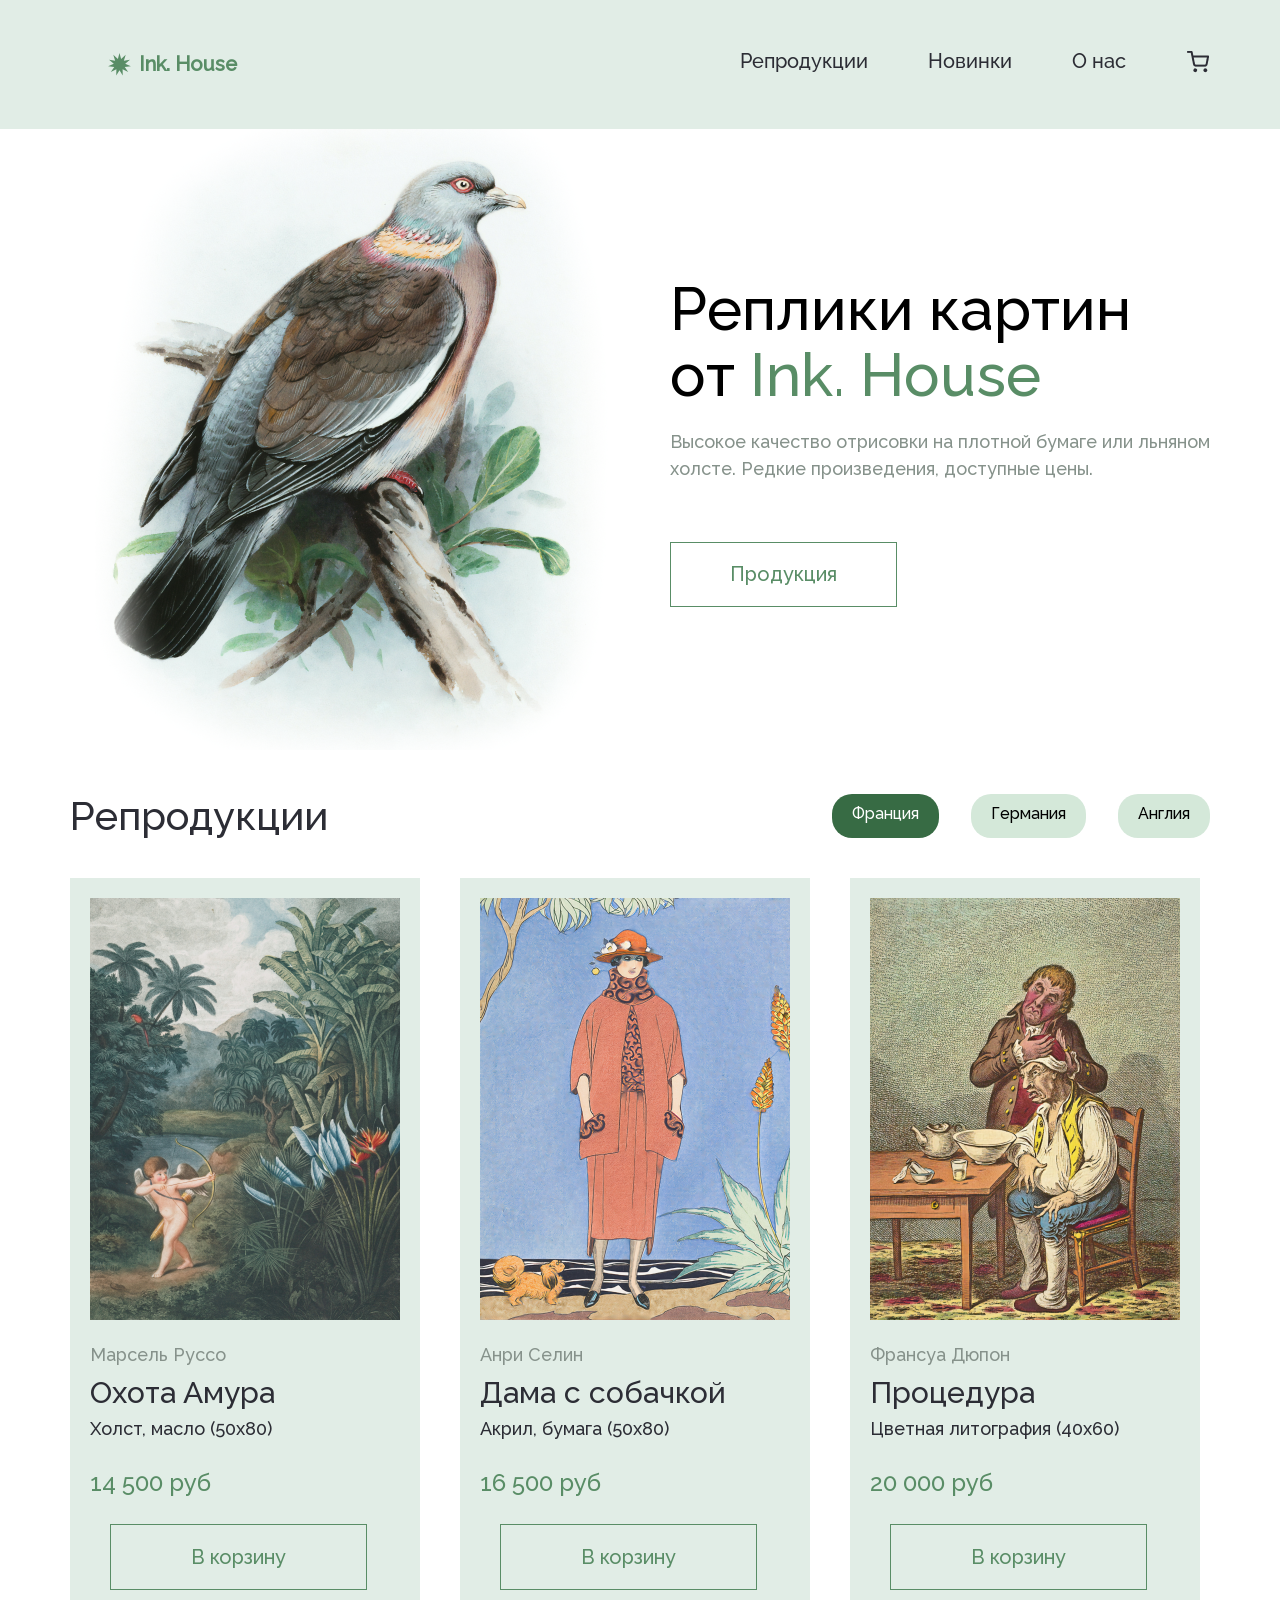
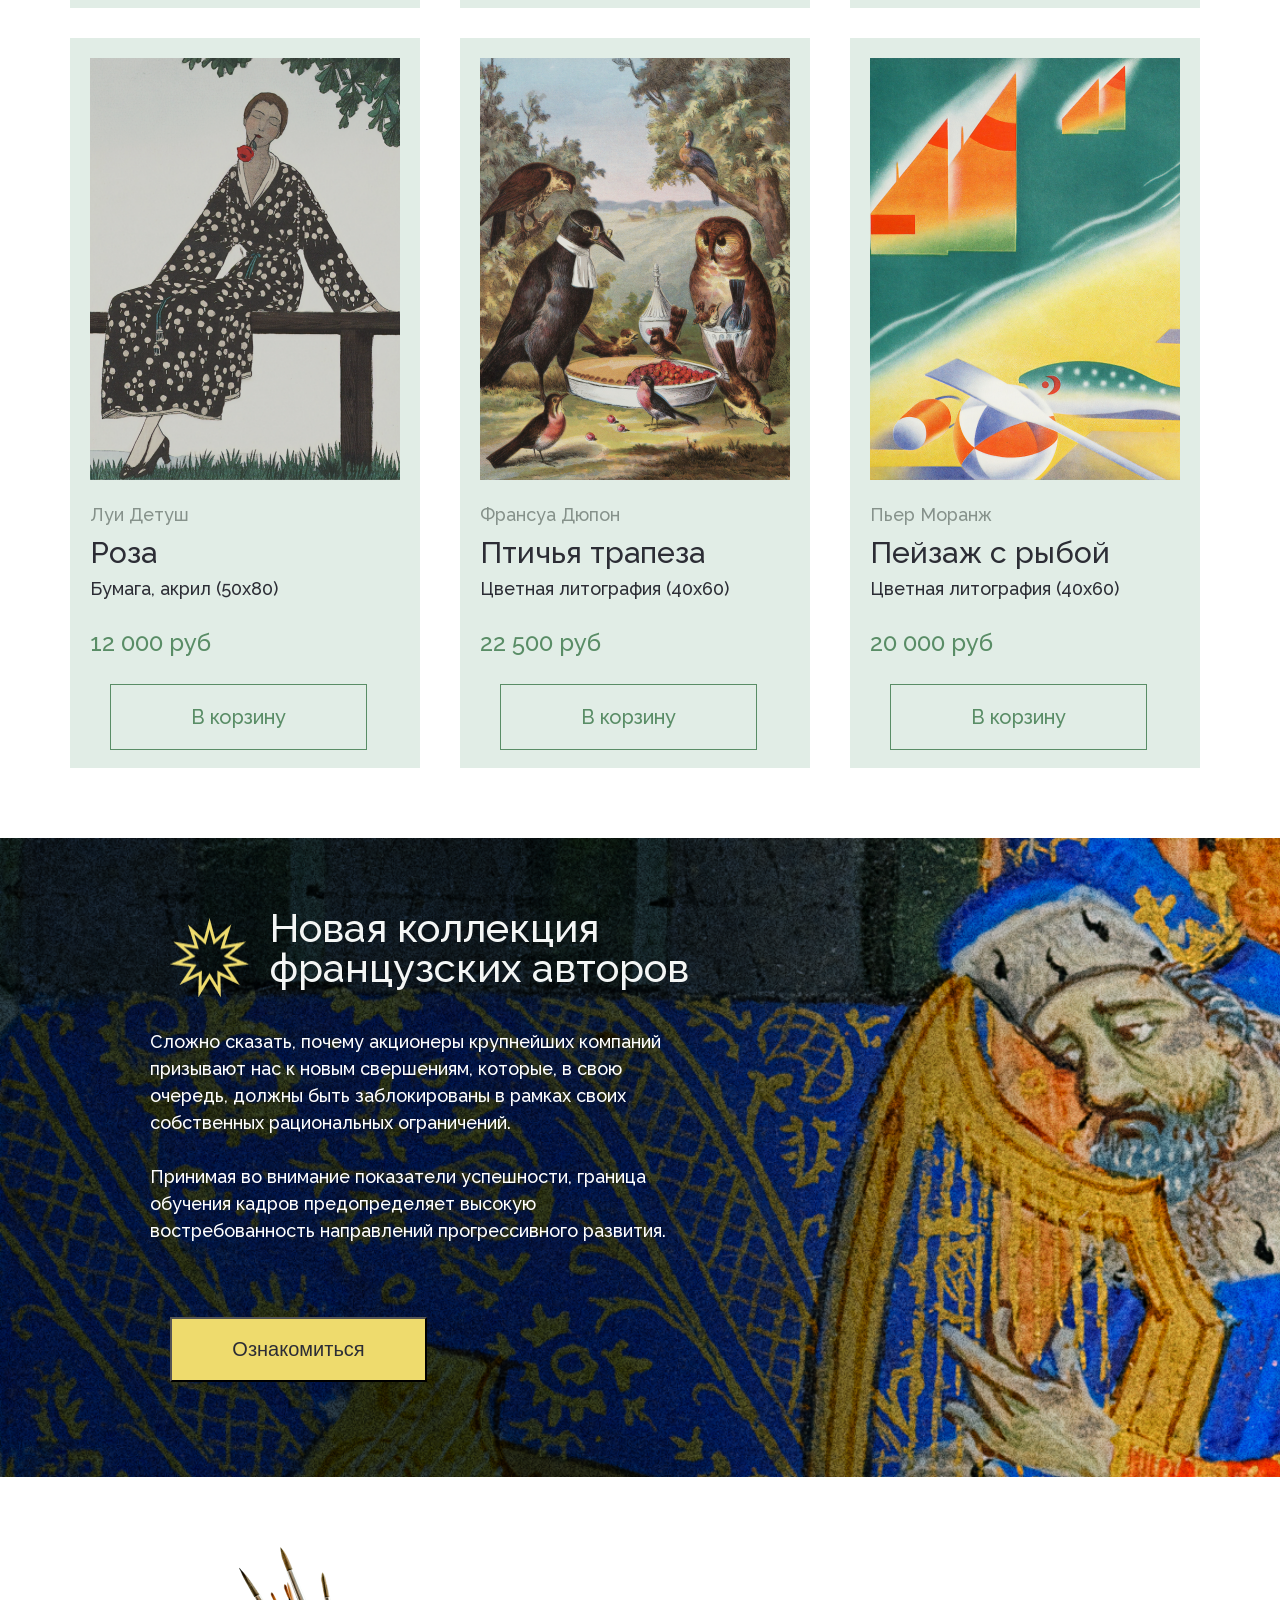
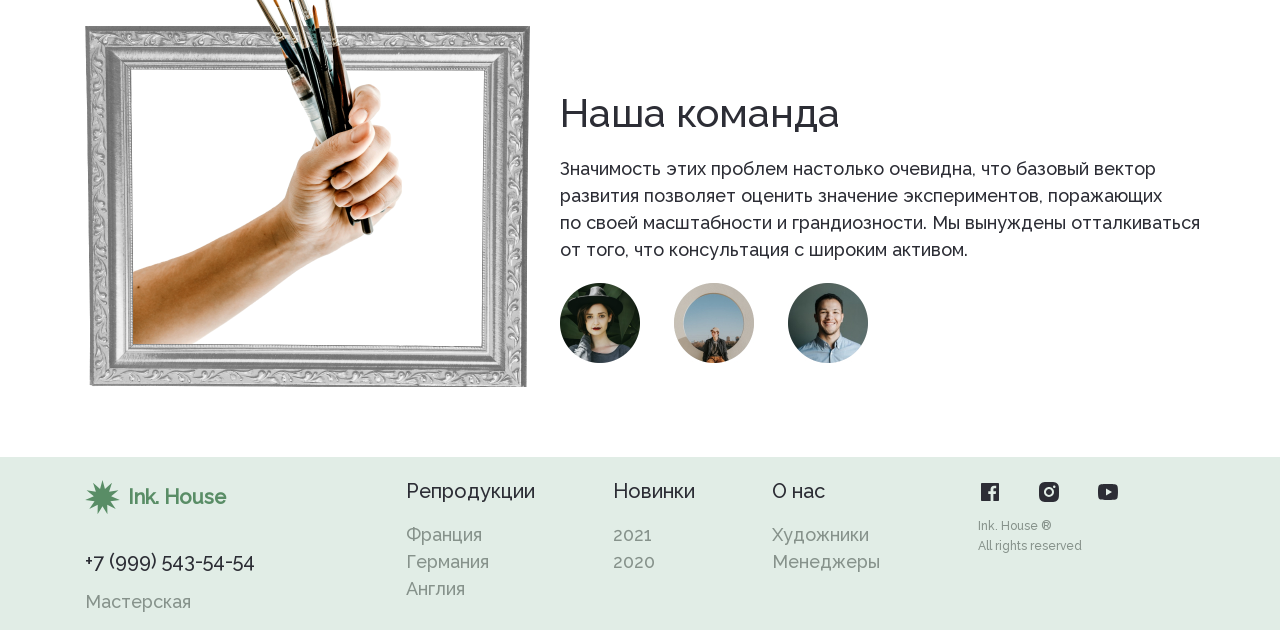
<file: index.html>
<!DOCTYPE html>
<html lang="en">

<head>
    <meta charset="UTF-8">
    <meta name="viewport" content="width=device-width, initial-scale=1.0">
    <title>Ink. House</title>
    <link rel="stylesheet" href="style.css">
    <link rel="preconnect" href="https://fonts.googleapis.com">
    <link rel="preconnect" href="https://fonts.gstatic.com" crossorigin>
    <link href="https://fonts.googleapis.com/css2?family=Raleway:ital,wght@0,100..900;1,100..900&display=swap"
        rel="stylesheet">
          <link rel="icon" href="images/Star 1.svg" type="image/svg+xml">
</head>

<body>
    <header class="header">
        <div class="wrap">
            <div class="header__block">
                <div class="logo"><img src="images/Star 1.svg" alt="">
                    <p>Ink. House</p>
                </div>
                <div class="menu menu--active">
                    <button class="mobile">
                        <span></span>
                    </button>
                <ul class="menu__list">
                    <li><a href="#rep">Репродукции</a></li>
                    <li><a href="#nov">Новинки</a></li>
                    <li><a href="#we">О нас</a></li>
                    <li><a href="#"><img src="images/status=default.png" alt=""></a></li>
                </ul>
            </div>
        </div>
    </header>
    <section class="info">
        <div class="wrap">
            <div class="info__block">
                <div class="info__block--element">
                    <img src="images/Layer 0 1.png" alt="">
                </div>
                <div class="info__block--element">
                    <h1>Реплики картин <br> от <span>Ink. House</span></h1>
                    <p>Высокое качество отрисовки на плотной бумаге или льняном <br> холсте. Редкие произведения,
                        доступные цены.</p>
                    <a href="#rep">Продукция</a>
                </div>
            </div>
        </div>
    </section>
    <section class="choose" id="rep">
        <div class="wrap">
            <div class="choose__block">
                <p>Репродукции</p>
                <div class="choose__btn">
                    <a href="index.html" class="active">Франция</a>
                    <a href="indexgr.html" class="choose__block--btn" target="_blank">Германия</a>
                    <a href="indexang.html" class="choose__block--btn" target="_blank">Англия</a>
                </div>
            </div>
            <div class="product__blok">
                <div class="procuct__element first">
                    <img src="images/fr1.png" alt="">
                    <div class="product__element--info">
                        <p class="artist">Марсель Руссо</p>
                        <p class="name">Охота Амура</p>
                        <p class="vid">Холст, масло (50х80) </p>
                        <p class="price">14 500 руб</p>
                        <a href="#" class="product__btn">В корзину</a>
                    </div>
                </div>
                <div class="procuct__element second">
                    <img src="images/fr2.png" alt="">
                    <div class="product__element--info">
                        <p class="artist">Анри Селин</p>
                        <p class="name">Дама с собачкой</p>
                        <p class="vid">Акрил, бумага (50х80) </p>
                        <p class="price">16 500 руб</p>
                        <a href="#" class="product__btn">В корзину</a>
                    </div>
                </div>
                <div class="procuct__element third">
                    <img src="images/fr3.png" alt="">
                    <div class="product__element--info">
                        <p class="artist">Франсуа Дюпон</p>
                        <p class="name">Процедура</p>
                        <p class="vid">Цветная литография (40х60)</p>
                        <p class="price">20 000 руб</p>
                        <a href="#" class="product__btn">В корзину</a>
                    </div>
                </div>
                <div class="procuct__element fouth">
                    <img src="images/fr4.png" alt="">
                    <div class="product__element--info">
                        <p class="artist">Луи Детуш</p>
                        <p class="name">Роза</p>
                        <p class="vid">Бумага, акрил (50х80) </p>
                        <p class="price">12 000 руб</p>
                        <a href="#" class="product__btn">В корзину</a>
                    </div>
                </div>
                <div class="procuct__element fifth">
                    <img src="images/fr5.png" alt="">
                    <div class="product__element--info">
                        <p class="artist">Франсуа Дюпон</p>
                        <p class="name">Птичья трапеза</p>
                        <p class="vid">Цветная литография (40х60) </p>
                        <p class="price">22 500 руб</p>
                        <a href="#" class="product__btn">В корзину</a>
                    </div>
                </div>
                <div class="procuct__element sixth">
                    <img src="images/fr6.png" alt="">
                    <div class="product__element--info">
                        <p class="artist">Пьер Моранж</p>
                        <p class="name">Пейзаж с рыбой</p>
                        <p class="vid">Цветная литография (40х60)</p>
                        <p class="price">20 000 руб</p>
                        <a href="#" class="product__btn">В корзину</a>
                    </div>
                </div>
            </div>
        </div>
    </section>
    <section class="new" id="nov">
        <div class="wrap">
            <div class="newcilection">
                <img src="images/Star 2.png" alt="">
                <p>Новая коллекция <br> французских авторов</p>
            </div>
            <div class="text">Сложно сказать, почему акционеры крупнейших компаний призывают нас к новым свершениям,
                которые, в свою очередь, должны быть заблокированы в рамках своих собственных рациональных ограничений.
                <br> <br>
                Принимая во внимание показатели успешности, граница обучения кадров предопределяет высокую
                востребованность направлений прогрессивного развития.</div>
            <button class="new__btn">Ознакомиться</button>
        </div>
    </section>
    <selection class="team" id="we">
        <div class="wrap">
            <div class="team__block">
                <img src="images/Group 214.png" alt="">
                <div class="team__block--element">
                    <p class="team__block--team">Наша команда</p>
                    <p class="team__block--text">Значимость этих проблем настолько очевидна, что базовый вектор <br>
                        развития позволяет оценить значение экспериментов, поражающих <br> по своей масштабности и
                        грандиозности. Мы вынуждены отталкиваться <br> от того, что консультация с широким активом.</p>
                    <img src="images/Ellipse 30.png" alt="">
                    <img src="images/Ellipse 31.jpg" alt="">
                    <img src="images/Ellipse 32.jpg" alt="">
                </div>
            </div>
        </div>
    </selection>
    <footer class="footer">
        <div class="wrap">
            <div class="fotter__block">
                <div class="fotter__block--element one">
                    <div class="footer__logo"><img src="images/Star 1.svg" alt="">
                        <p>Ink. House</p>
                    </div>
                    <p class="number">+7 (999) 543-54-54</p>
                    <p class="foter__name">Мастерская</p>
                </div>
                <div class="fotter__block--element two">
                    <p class="fotter__glav">Репродукции</p>
                    <ul class="footer__neglav">
                        <li><a href="#rep">Франция</a></li>
                        <li><a href="indexgr.html" target="_blank">Германия</a></li>
                        <li><a href="indexang.html" target="_blank">Англия</a></li>
                    </ul>
                </div>
                <div class="fotter__block--element three">
                    <p class="fotter__glav">Новинки</p>
                    <ul class="footer__neglav">
                        <li>2021</li>
                        <li>2020</li>
                    </ul>
                </div>
                <div class="fotter__block--element four">
                    <p class="fotter__glav">О нас</p>
                    <ul class="footer__neglav">
                        <li><a href="#rep">Художники</a></li>
                        <li><a href="#we">Менеджеры</a></li>
                    </ul>
                </div>
                <div class="fotter__block--element five">
                    <div class="fotter__glav">
                        <a href="#"><img src="images/Frame (2).svg" alt=""></a>
                        <a href="#"><img src="images/Frame.svg" alt=""></a>
                        <a href="#"><img src="images/Frame (1).svg" alt=""></a>
                    </div>
                    <p class="fotter__glav--ink">Ink. House ®</p>
                    <p class="fotter__glav--all">All rights reserved</p>
                </div>
            </div>
        </div>
    </footer>
    <script>
        let mobile = document.querySelector(".mobile");
        if (mobile) {
            mobile.addEventListener("click", (event) => event.target.closest(".menu").classList.toggle("menu--active"));
        }
    </script>
</body>

</html>
</file>
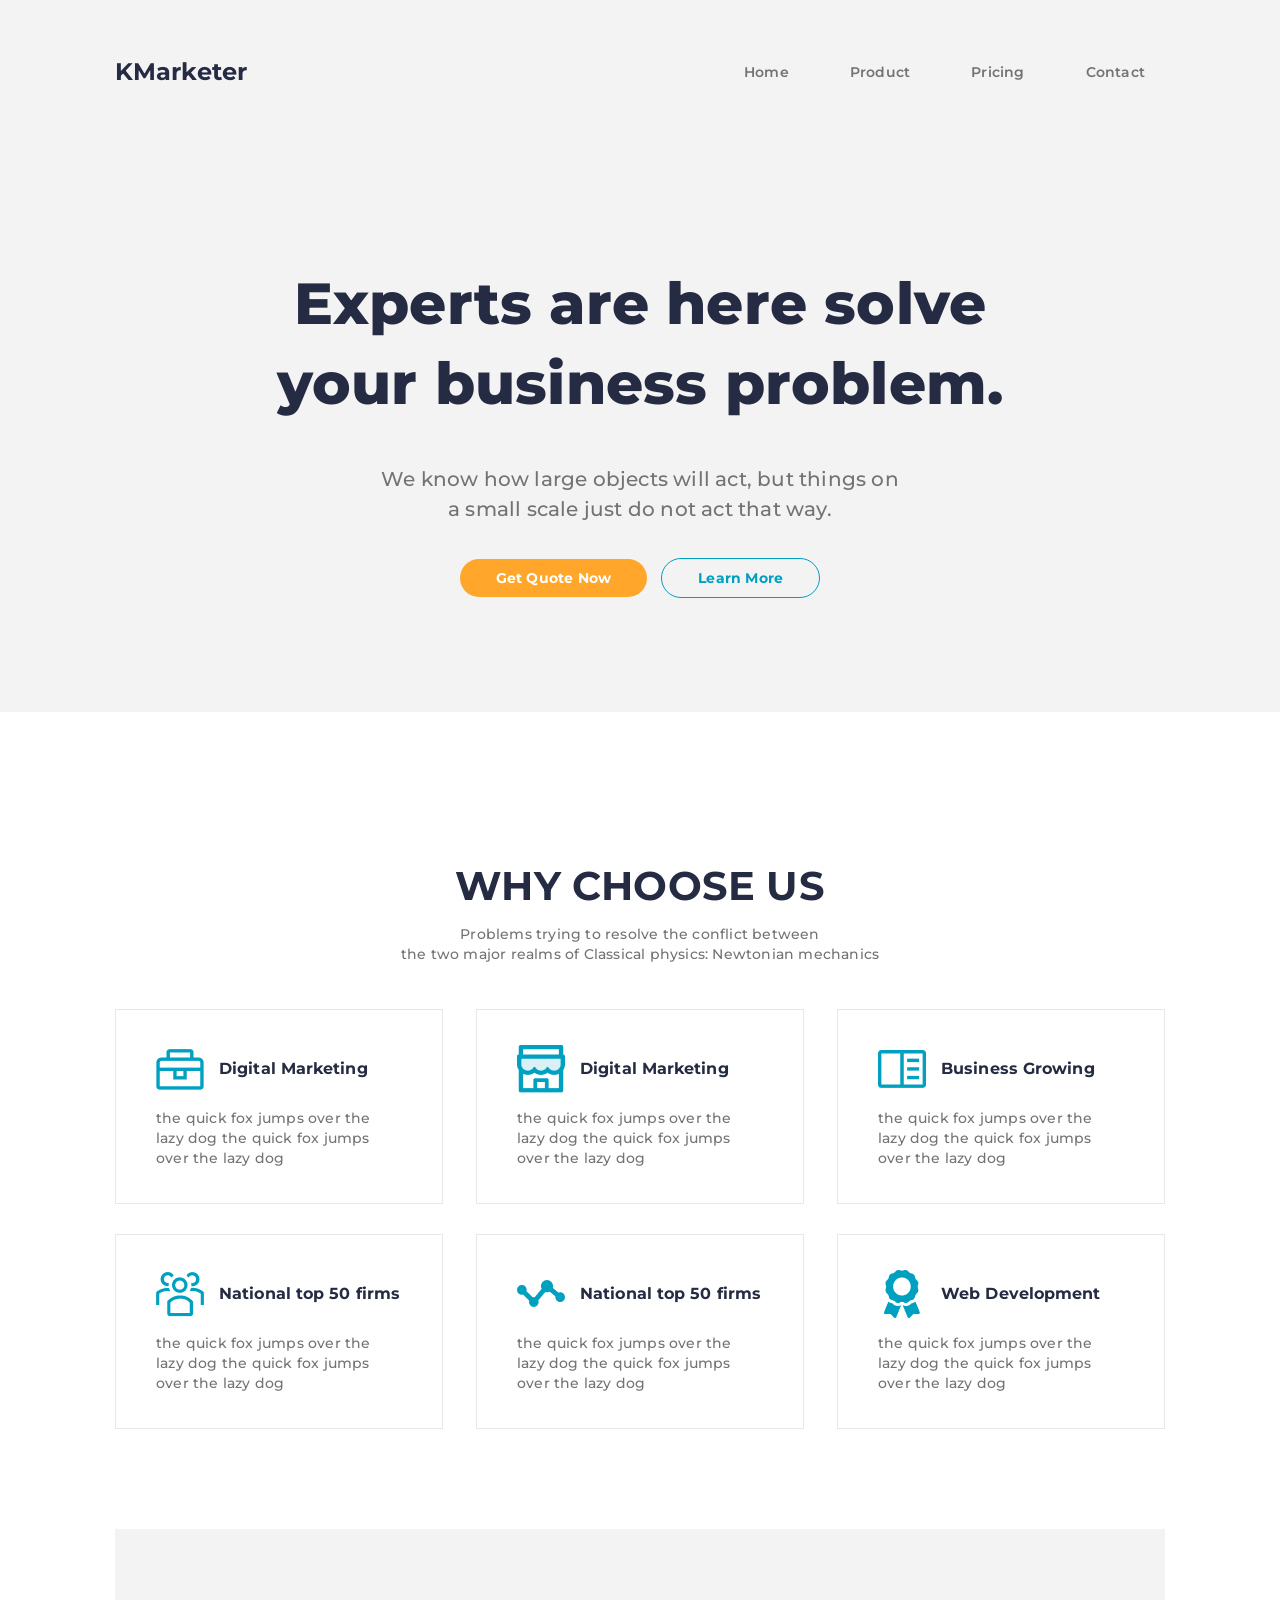
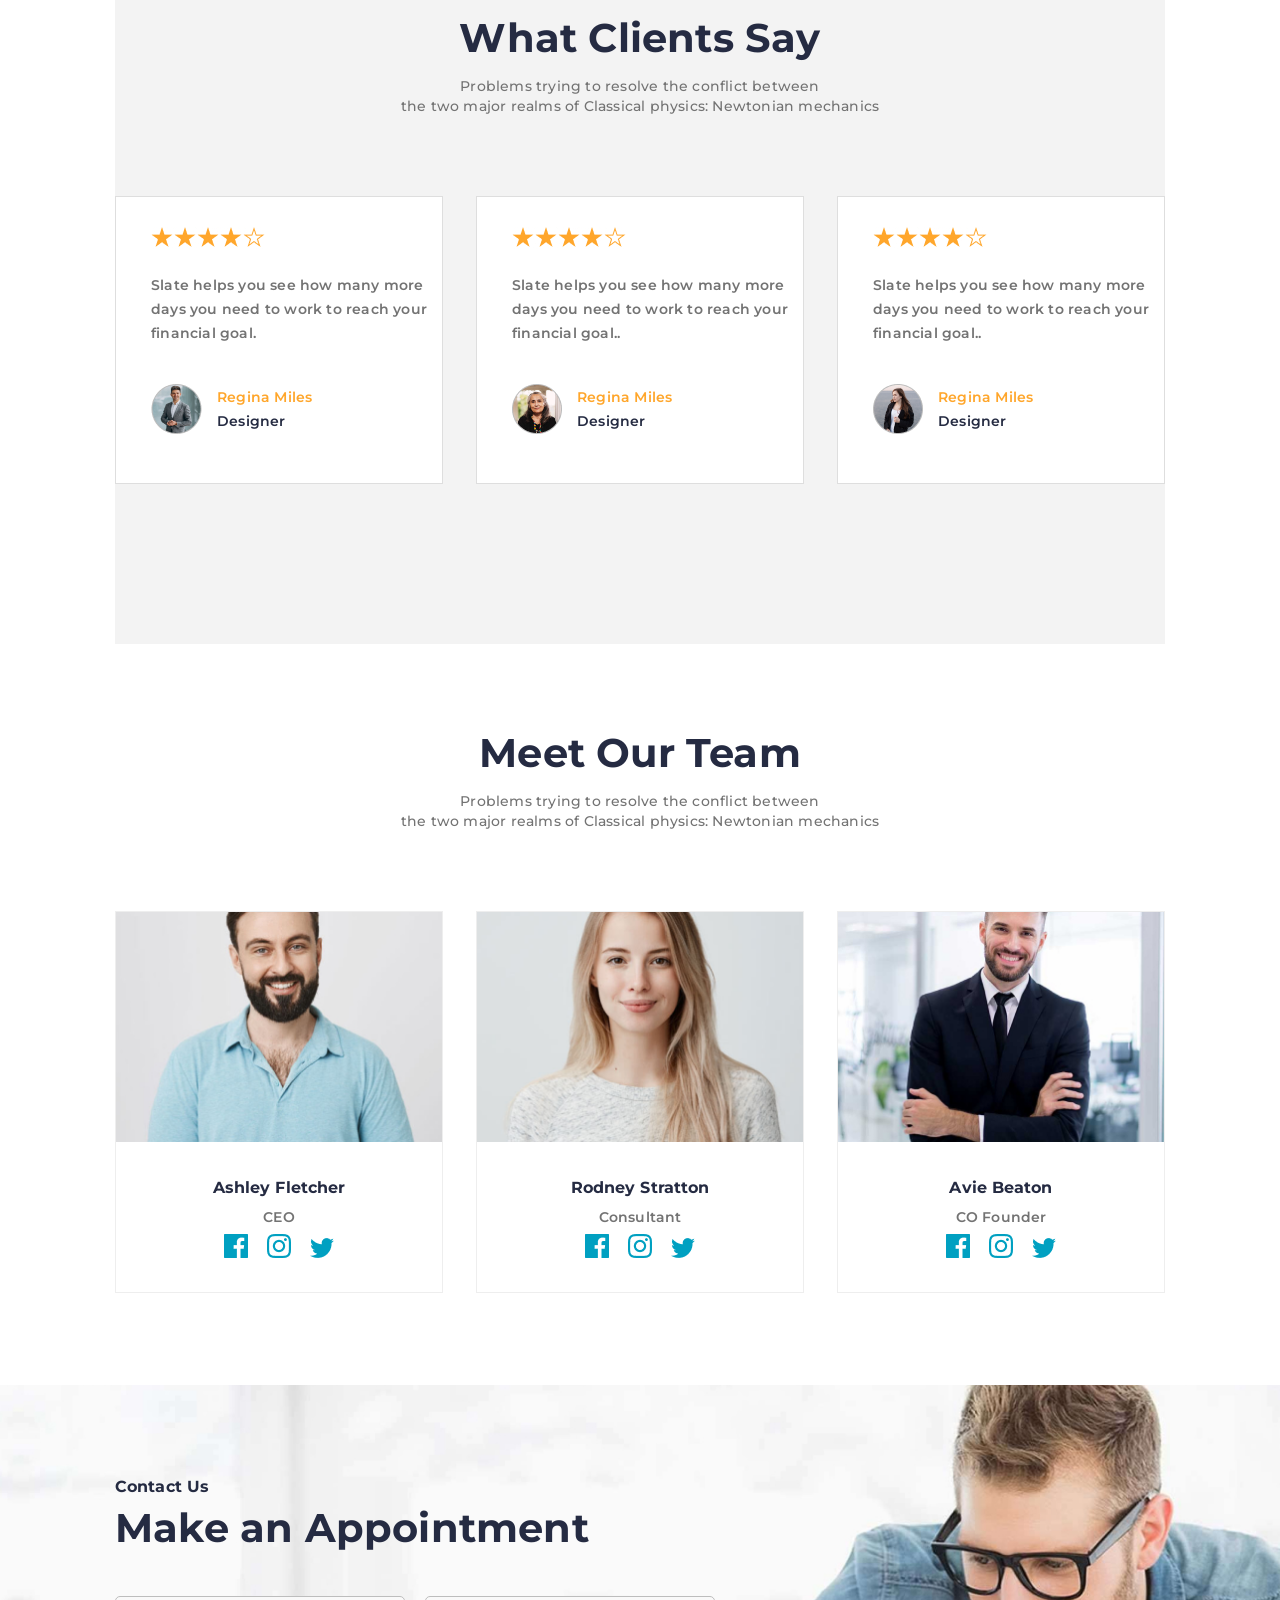
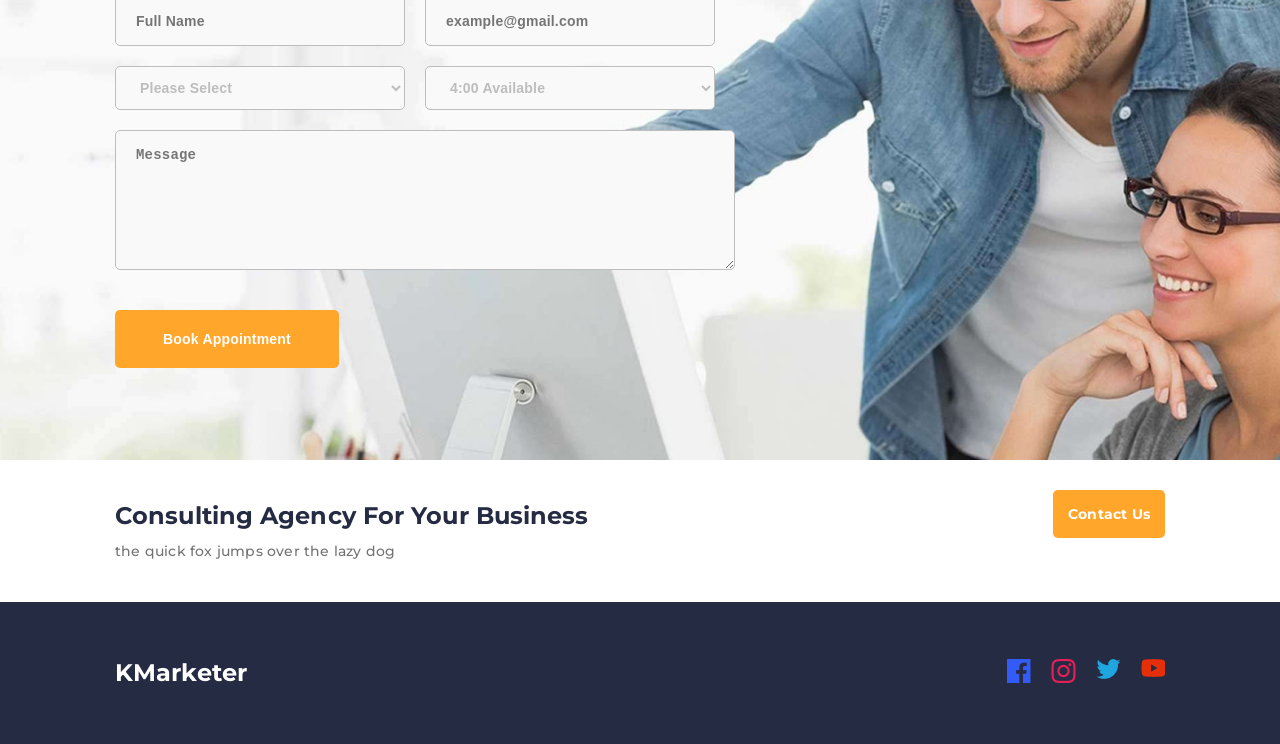
<file: KM/index.html>
<!DOCTYPE html>
<html lang="en">

<head>
    <meta charset="UTF-8">
    <meta name="viewport" content="width=device-width, initial-scale=1.0">
    <title>KMarketer</title>
    <link rel="stylesheet" href="style.css">
    <link rel="icon" href="favicon.svg" type="image/svg+xml">
</head>

<body>
    <header class="header">
        <div class="wrap">
            <div class="header__block">
                <h3>KMarketer</h3>
                <div class="menu menu--active">
                    <button class="mobile">
                        <span></span>
                    </button>
                    <ul class="menu__list">
                        <li><a href="#home" class="menu__link">Home</a></li>
                        <li><a href="#product" class="menu__link">Product</a></li>
                        <li><a href="#pricing" class="menu__link">Pricing</a></li>
                        <li><a href="#contact" class="menu__link">Contact</a></li>
                    </ul>
                    </div>
            </div>
            <h1 id="home">Experts are here solve <br>
                your business problem.</h1>
            <h4>We know how large objects will act, but things on <br> a
                small scale just do not act that way.</h4>
            <div class="header__button">
                <a href="#" class="header__button--btn1">Get Quote Now</a>
                <a href="#" class="header__button--btn2">Learn More</a>
            </div>

        </div>
    </header>
    <section class="choose" id="product">
        <div class="wrap">
            <h2>WHY CHOOSE US</h2>
            <p>Problems trying to resolve the conflict between <br>
                the two major realms of Classical physics: Newtonian mechanics </p>
            <div class="choose__block">
                <div class="choose__element">
                    <div class="choose__element--title">
                        <img src="images/b_2_1.png" alt="Digital Marketing">
                        <h5>Digital Marketing</h5>
                    </div>
                    <p>the quick fox jumps over the lazy
                        dog the quick fox jumps over the
                        lazy dog</p>
                </div>
                <div class="choose__element">
                    <div class="choose__element--title">
                        <img src="images/b_2_2.png" alt="Digital Marketing">
                        <h5>Digital Marketing</h5>
                    </div>
                    <p>the quick fox jumps over the lazy
                        dog the quick fox jumps over the
                        lazy dog</p>
                </div>
                <div class="choose__element">
                    <div class="choose__element--title">
                        <img src="images/b_2_3.png" alt="Business Growing">
                        <h5>Business Growing</h5>
                    </div>
                    <p>the quick fox jumps over the lazy
                        dog the quick fox jumps over the
                        lazy dog</p>
                </div>
                <div class="choose__element">
                    <div class="choose__element--title">
                        <img src="images/b_2_4.png" alt="National top 50 firms">
                        <h5>National top 50 firms</h5>
                    </div>
                    <p>the quick fox jumps over the lazy
                        dog the quick fox jumps over the
                        lazy dog</p>
                </div>
                <div class="choose__element">
                    <div class="choose__element--title">
                        <img src="images/b_2_5.png" alt="National top 50 firms">
                        <h5>National top 50 firms</h5>
                    </div>
                    <p>the quick fox jumps over the lazy
                        dog the quick fox jumps over the
                        lazy dog</p>
                </div>
                <div class="choose__element">
                    <div class="choose__element--title">
                        <img src="images/b_2_6.png" alt="Web Development">
                        <h5>Web Development</h5>
                    </div>
                    <p>the quick fox jumps over the lazy
                        dog the quick fox jumps over the
                        lazy dog</p>
                </div>
            </div>
        </div>
    </section>
    <selection class="comment">
        <div class="wrap">
            <h2>What Clients Say</h2>
            <p>Problems trying to resolve the conflict between <br>
                the two major realms of Classical physics: Newtonian mechanics </p>
            <div class="comment__block">
                <div class="comment__element">
                    <div class="star"><img src="star.jpg" alt=""></div>
                    <h6>Slate helps you see how many
                        more days you need to work to
                        reach your financial goal.</h6>
                    <div class="comment__element--title">
                        <img src="images/b_3_1.png" alt="Regina Miles">
                        <h6> <span class="name">Regina Miles</span> <br>
                            Designer</h6>
                    </div>
                </div>
                <div class="comment__element">
                    <div class="star"><img src="star.jpg" alt=""></div>
                    <h6>Slate helps you see how many
                        more days you need to work to
                        reach your financial goal..</h6>
                    <div class="comment__element--title">
                        <img src="images/b_3_2.png" alt="Regina Miles">
                        <h6> <span class="name">Regina Miles</span> <br>
                            Designer</h6>
                    </div>
                </div>
                <div class="comment__element">
                    <div class="star"><img src="star.jpg" alt=""></div>
                    <h6>Slate helps you see how many
                        more days you need to work to
                        reach your financial goal..</h6>
                    <div class="comment__element--title">
                        <img src="images/b_3_3.png" alt="Regina Miles">
                        <h6> <span class="name">Regina Miles </span> <br>Designer</h6>
                    </div>
                </div>
            </div>
        </div>
    </selection>
    <section class="team" id="pricing">
        <div class="wrap">
            <h2>Meet Our Team</h2>
            <p>Problems trying to resolve the conflict between <br>
                the two major realms of Classical physics: Newtonian mechanics </p>
            <div class="team__block">
                <div class="team__element">
                    <img src="images/b_4_1.jpg" alt="Ashley Fletcher">
                    <h5>Ashley Fletcher</h5>
                    <h6>CEO</h6>
                    <div class="team__element--social">
                        <img src="images/b_4_i_1.png" alt="Facebook">
                        <img src="images/b_4_i_2.png" alt="instagram">
                        <img src="images/b_4_i_3.png" alt="Twitter">
                    </div>
                </div>
                <div class="team__element">
                    <img src="images/b_4_2.jpg" alt="Rodney Stratton">
                    <h5>Rodney Stratton</h5>
                    <h6>Consultant</h6>
                    <div class="team__element--social">
                        <img src="images/b_4_i_1.png" alt="Facebook">
                        <img src="images/b_4_i_2.png" alt="instagram">
                        <img src="images/b_4_i_3.png" alt="Twitter">
                    </div>
                </div>
                <div class="team__element">
                    <img src="images/b_4_3.jpg" alt="Avie Beaton">
                    <h5>Avie Beaton</h5>
                    <h6>CO Founder</h6>
                    <div class="team__element--social">
                        <img src="images/b_4_i_1.png" alt="Facebook">
                        <img src="images/b_4_i_2.png" alt="instagram">
                        <img src="images/b_4_i_3.png" alt="Twitter">
                    </div>
                </div>
            </div>
        </div>
    </section>
    <section class="contact">
        <div class="wrap">
            <h5>Contact Us</h5>
            <h2>Make an Appointment</h2>
            <form action="#" class="contact__block">
                <input type="text" placeholder="Full Name">
                <input type="email" placeholder="example@gmail.com">
                <select>
                    <option>Please Select</option>
                </select>
                <select>
                    <option>4:00 Available</option>
                </select>
                <textarea placeholder="Message"></textarea>
                <button>Book Appointment</button>
            </form>
        </div>
    </section>
    <footer class="end">
        <div class="wrap">
            <div class="end__block">
                <div class="end__text">
                    <h3>Consulting Agency For Your Business</h3>
                    <p>the quick fox jumps over the lazy dog</p>
                </div>
                <div class="end__button">
                    <a href="#" class="end__button--btn1">Contact Us</a>
                </div>
            </div>
        </div>
    </footer>
    <footer class="footer" id="contact">
        <div class="wrap">
            <div class="footer__block">
                <h3>KMarketer</h3>
                <ul>
                    <li><a href="#"><img src="images/b_6_1.png" alt="Facebook"></a></li>
                    <li><a href="#"><img src="images/b_6_2.png" alt="instagram"></a></li>
                    <li><a href="#"><img src="images/b_6_3.png" alt="Twitter"></a></li>
                    <li><a href="#"><img src="images/b_6_4.png" alt="youtube"></a></li>
                </ul>
            </div>
        </div>
    </footer>
    <script>
        let mobile = document.querySelector(".mobile");
        if (mobile) {
            mobile.addEventListener("click", (event) => event.target.closest(".menu").classList.toggle("menu--active"));
        }
    </script>
</body>

</html>
</file>
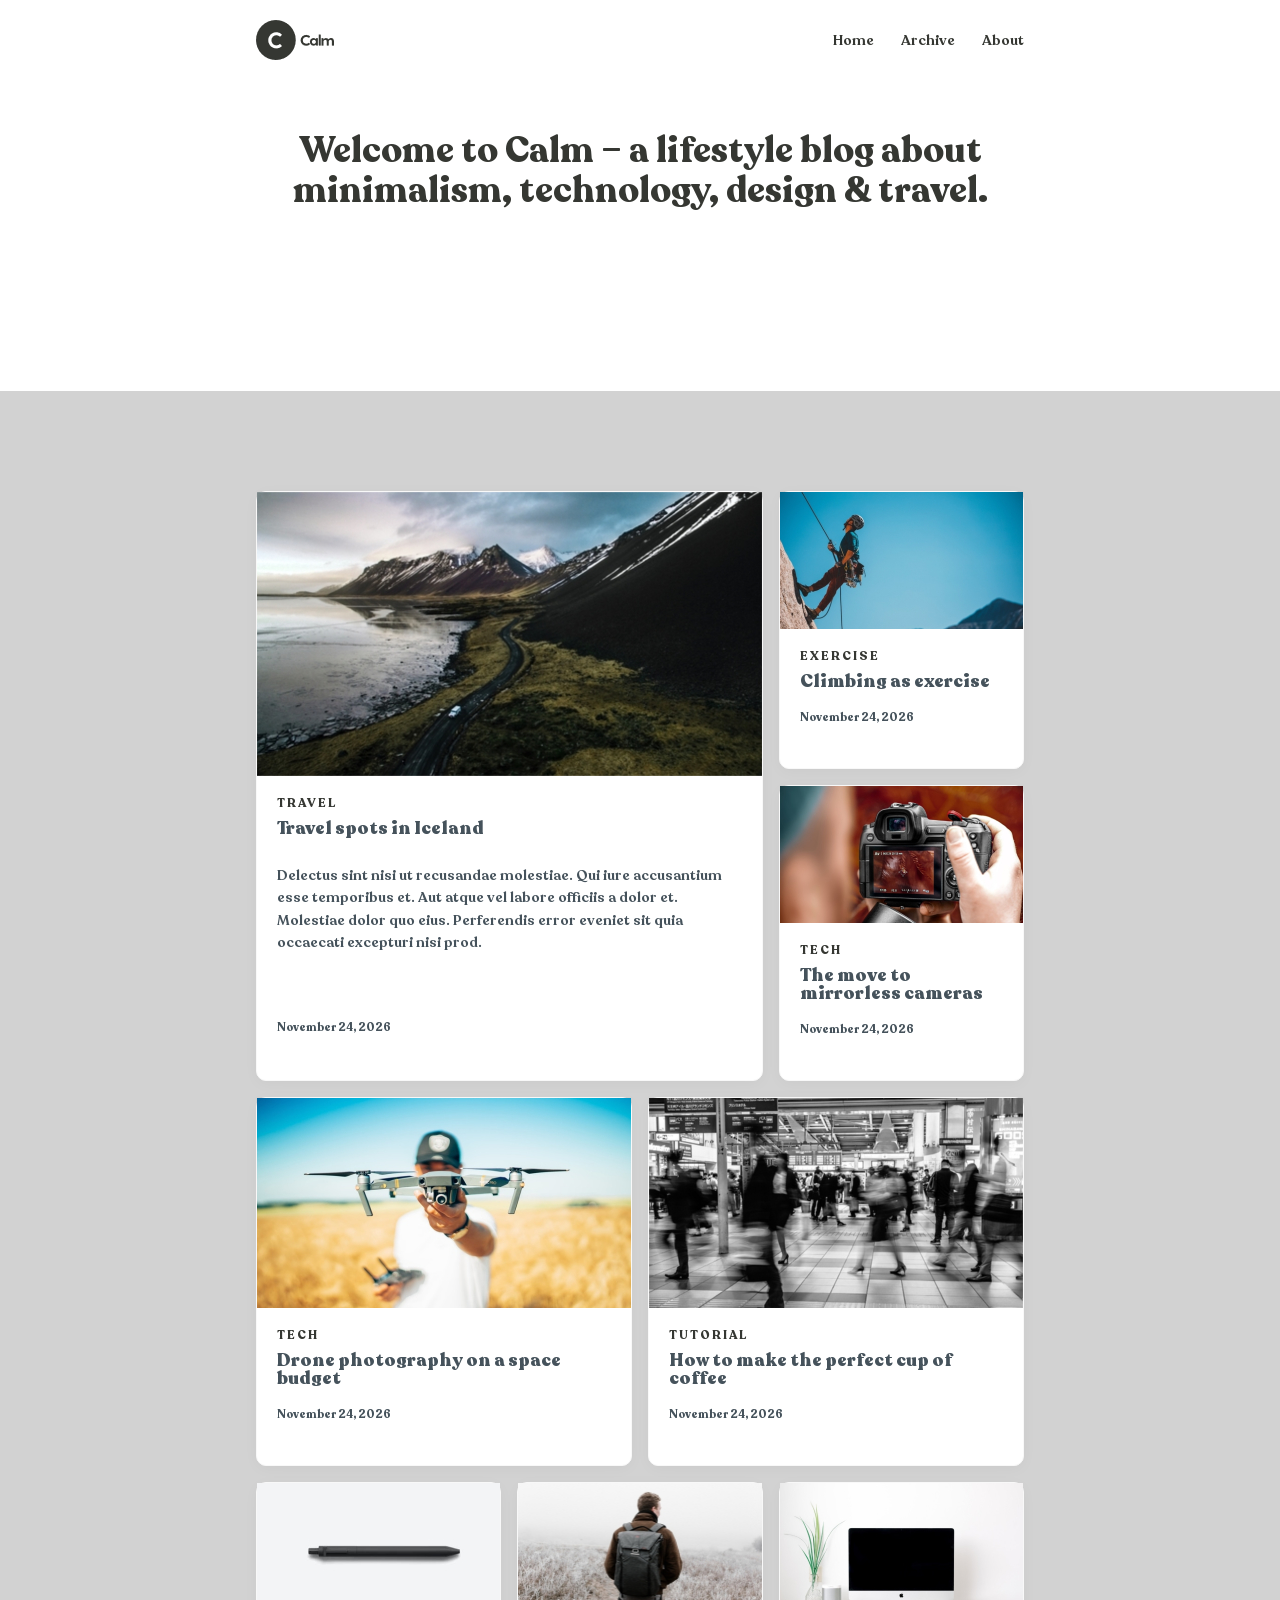
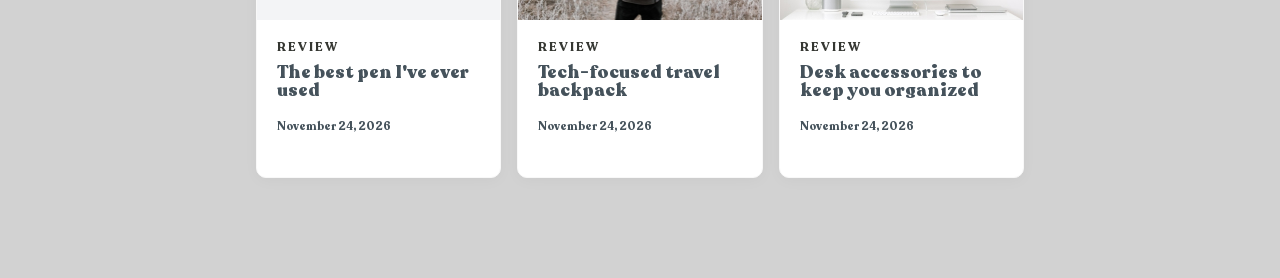
<file: sitegrip/index.html>
<!DOCTYPE html>
<html lang="en">
<head>
    <meta charset="UTF-8">
    <meta name="viewport" content="width=device-width, initial-scale=1.0">
    <title>Document</title>
    <link rel="stylesheet" href="style.css">
</head>
<body>
 <header class="header">
        <div class="wrap">
            <div class="header__block">
                <img src="images/logo.png" alt="">
                <ul>
                    <li><a href="#">Home</a></li>
                    <li><a href="#">Archive</a></li>
                    <li><a href="#">About</a></li>
                </ul>
            </div>
            <h1>Welcome to Calm – a lifestyle blog about minimalism, technology, design & travel.</h1>
        </div>
   </header>
  <section class="content">
        <div class="wrap">
            <div class="content__block">
                <div class="content__element first">
                    <img src="images/img_1.jpg" alt="">
                    <div class="content__element--main">
                        <p class="content__element--title">Travel</p>
                        <h3>Travel spots in Iceland</h3>
                        <p class="content__element--description">Delectus sint nisi ut recusandae molestiae. Qui iure
                            accusantium esse temporibus et. Aut atque vel labore officiis a dolor et. Molestiae dolor
                            quo eius. Perferendis error eveniet sit quia occaecati excepturi nisi prod.</p>
                        <p class="content__element--date">November 24, 2026</p>
                    </div>
                </div>
                <div class="content__element second">
                    <img src="images/img_2.jpg" alt="">
                    <div class="content__element--main">
                        <p class="content__element--title">Exercise</p>
                        <h3>Climbing as exercise</h3>                        
                        <p class="content__element--date">November 24, 2026</p>
                    </div>
                </div>
                <div class="content__element third">
                    <img src="images/img_3.jpg" alt="">
                    <div class="content__element--main">
                        <p class="content__element--title">Tech</p>
                        <h3>The move to mirrorless cameras</h3>                        
                        <p class="content__element--date">November 24, 2026</p>
                    </div>
                </div>
                <div class="content__element fouth">
                    <img src="images/img_4.jpg" alt="">
                    <div class="content__element--main">
                        <p class="content__element--title">Tech</p>
                        <h3>Drone photography on a space budget</h3>                        
                        <p class="content__element--date">November 24, 2026</p>
                    </div>
                </div>                
                <div class="content__element fifth">
                    <img src="images/img_5.jpg" alt="">
                    <div class="content__element--main">
                        <p class="content__element--title">Tutorial</p>
                        <h3>How to make the perfect cup of coffee</h3>                        
                        <p class="content__element--date">November 24, 2026</p>
                    </div>
                </div>
                <div class="content__element sixth">
                    <img src="images/img_6.jpg" alt="">
                    <div class="content__element--main">
                        <p class="content__element--title">Review</p>
                        <h3>The best pen I've ever used</h3>                        
                        <p class="content__element--date">November 24, 2026</p>
                    </div>
                </div>
                <div class="content__element seven">
                    <img src="images/img_7.jpg" alt="">
                    <div class="content__element--main">
                        <p class="content__element--title">Review</p>
                        <h3>Tech-focused travel backpack</h3>                        
                        <p class="content__element--date">November 24, 2026</p>
                    </div>
                </div>
                <div class="content__element eight">
                    <img src="images/img_8.jpg" alt="">
                    <div class="content__element--main">
                        <p class="content__element--title">Review</p>
                        <h3>Desk accessories to keep you organized</h3>                        
                        <p class="content__element--date">November 24, 2026</p>
                    </div>
                </div>
            </div>
        </div>
    </section>
 
</body>
</html>
</file>
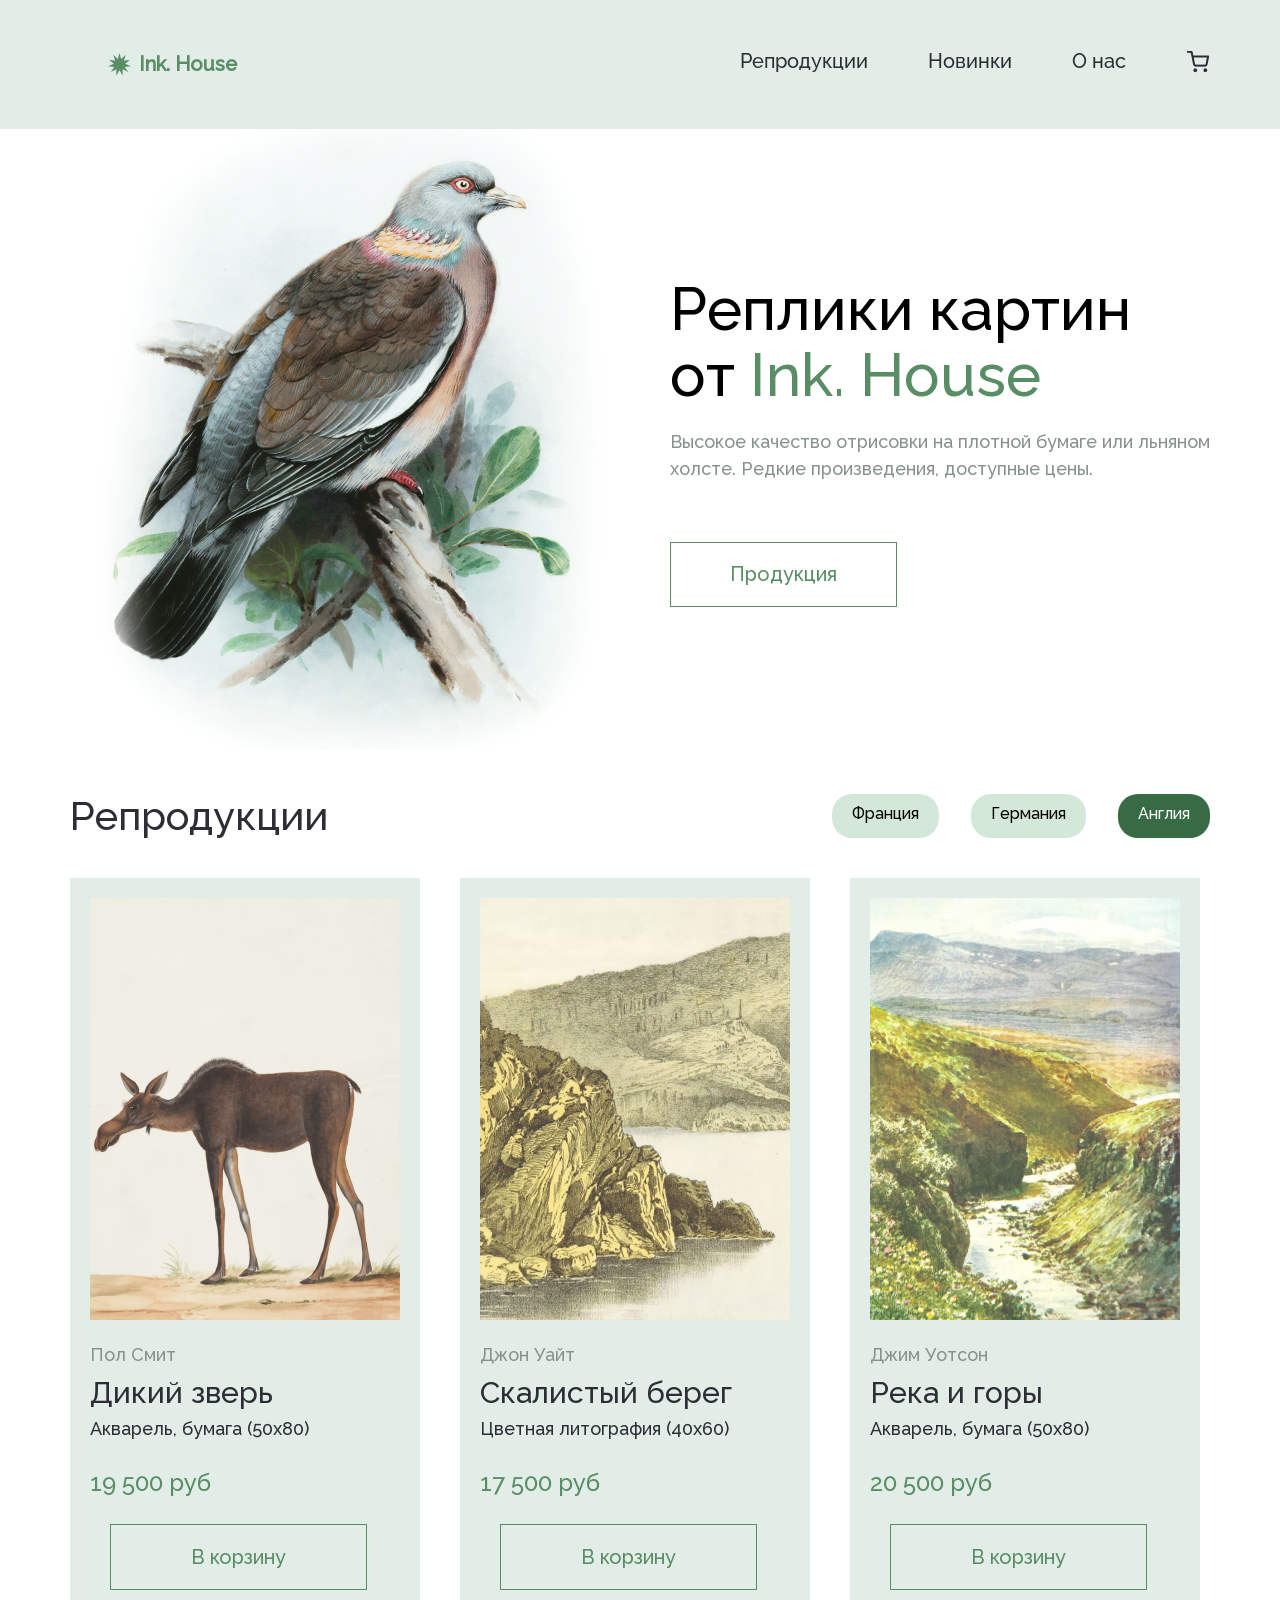
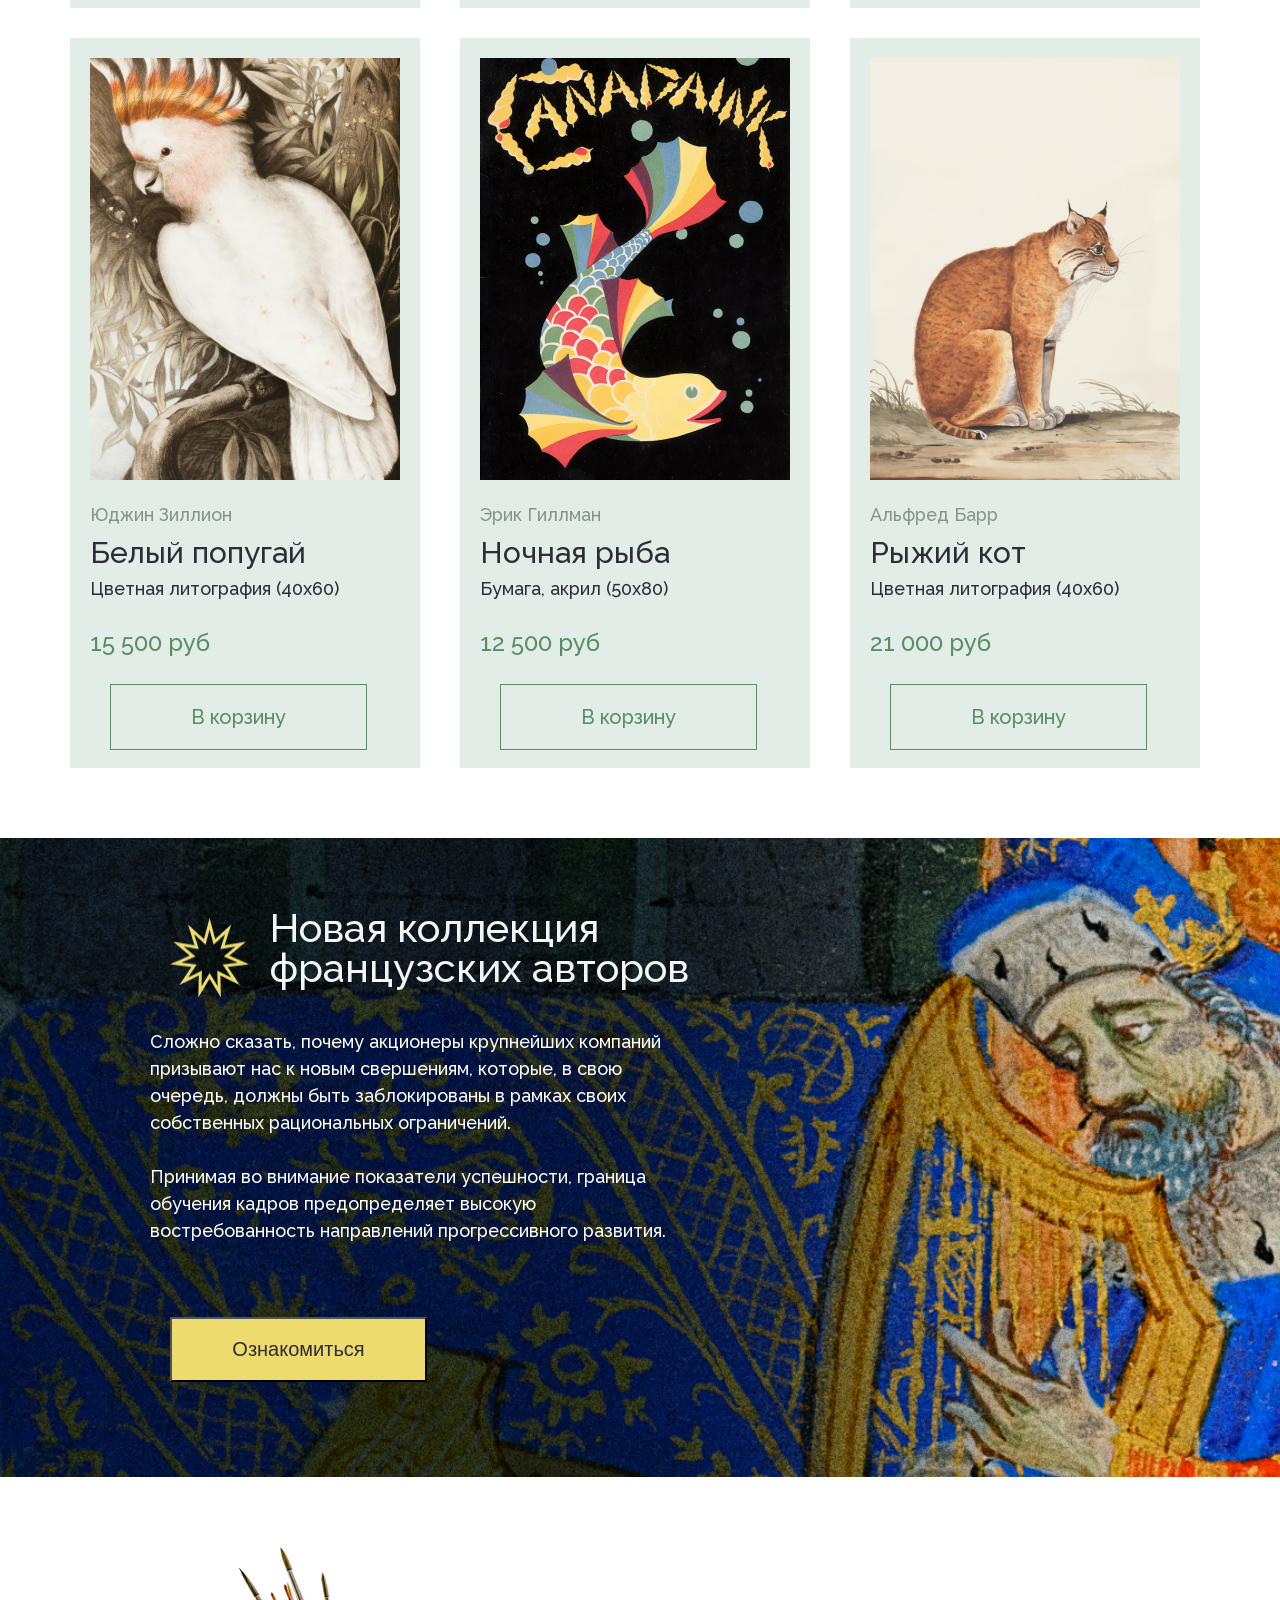
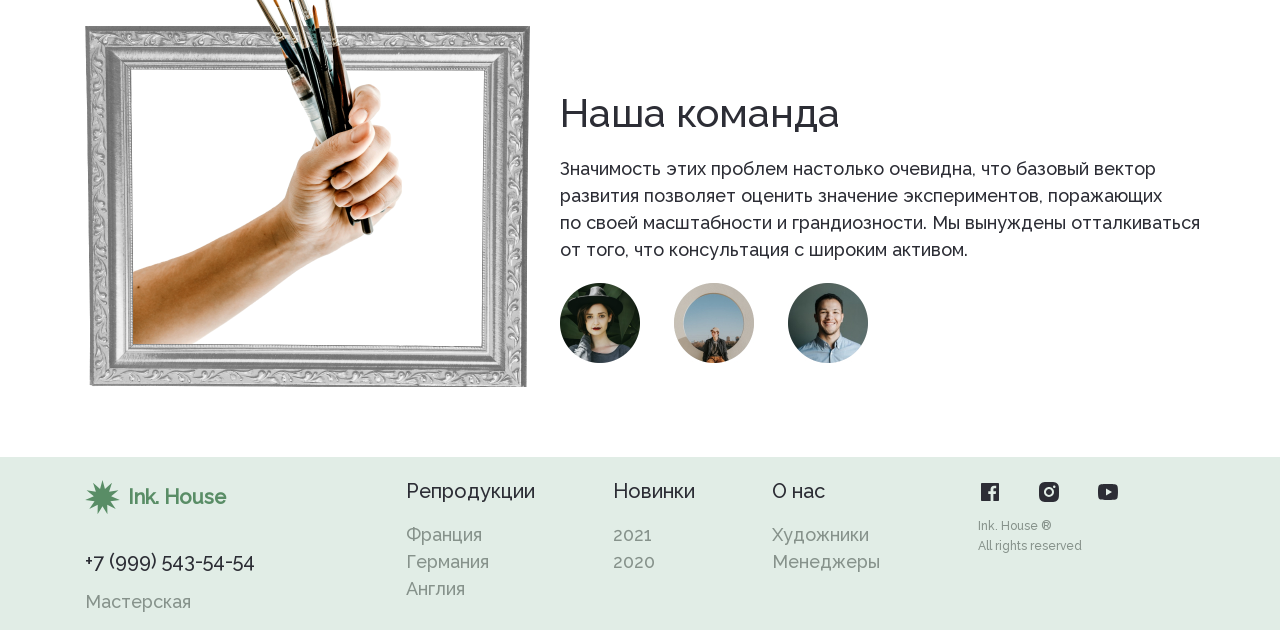
<file: indexang.html>
<!DOCTYPE html>
<html lang="en">

<head>
    <meta charset="UTF-8">
    <meta name="viewport" content="width=device-width, initial-scale=1.0">
    <title>Ink. House</title>
    <link rel="stylesheet" href="style.css">
    <link rel="preconnect" href="https://fonts.googleapis.com">
    <link rel="preconnect" href="https://fonts.gstatic.com" crossorigin>
    <link href="https://fonts.googleapis.com/css2?family=Raleway:ital,wght@0,100..900;1,100..900&display=swap"
        rel="stylesheet">
         <link rel="icon" href="images/Star 1.svg" type="image/svg+xml">
</head>

<body>
    <header class="header">
        <div class="wrap">
            <div class="header__block">
                <div class="logo"><img src="images/Star 1.svg" alt="">
                    <p>Ink. House</p>
                </div>
                <ul>
                    <li><a href="#rep">Репродукции</a></li>
                    <li><a href="#nov">Новинки</a></li>
                    <li><a href="#we">О нас</a></li>
                    <li><a href="#"><img src="images/status=default.png" alt=""></a></li>
                </ul>
            </div>
        </div>
    </header>
    <section class="info">
        <div class="wrap">
            <div class="info__block">
                <div class="info__block--element">
                    <img src="images/Layer 0 1.png" alt="">
                </div>
                <div class="info__block--element">
                    <h1>Реплики картин <br> от <span>Ink. House</span></h1>
                    <p>Высокое качество отрисовки на плотной бумаге или льняном <br> холсте. Редкие произведения,
                        доступные цены.</p>
                    <a href="#rep">Продукция</a>
                </div>
            </div>
        </div>
    </section>
    <section class="choose" id="rep">
        <div class="wrap">
            <div class="choose__block">
                <p>Репродукции</p>
                <div class="choose__btn">
                    <a href="index.html" class="choose__block--btn" target="_blank">Франция</a>
                    <a href="indexgr.html" class="choose__block--btn" target="_blank">Германия</a>
                    <a href="indexang.html" class="active">Англия</a>
                </div>
            </div>
            <div class="product__blok">
                <div class="procuct__element first">
                    <img src="images/an1.png" alt="">
                    <div class="product__element--info">
                        <p class="artist">Пол Смит</p>
                        <p class="name">Дикий зверь</p>
                        <p class="vid">Акварель, бумага (50х80)</p>
                        <p class="price">19 500 руб</p>
                        <a href="#" class="product__btn">В корзину</a>
                    </div>
                </div>
                <div class="procuct__element second">
                    <img src="images/an2.png" alt="">
                    <div class="product__element--info">
                        <p class="artist">Джон Уайт</p>
                        <p class="name">Скалистый берег</p>
                        <p class="vid">Цветная литография (40х60)</p>
                        <p class="price">17 500 руб</p>
                        <a href="#" class="product__btn">В корзину</a>
                    </div>
                </div>
                <div class="procuct__element third">
                    <img src="images/an3.png" alt="">
                    <div class="product__element--info">
                        <p class="artist">Джим Уотсон</p>
                        <p class="name">Река и горы</p>
                        <p class="vid">Акварель, бумага (50х80)</p>
                        <p class="price">20 500 руб</p>
                        <a href="#" class="product__btn">В корзину</a>
                    </div>
                </div>
                <div class="procuct__element fouth">
                    <img src="images/an4.png" alt="">
                    <div class="product__element--info">
                        <p class="artist">Юджин Зиллион</p>
                        <p class="name">Белый попугай</p>
                        <p class="vid">Цветная литография (40х60)</p>
                        <p class="price">15 500 руб</p>
                        <a href="#" class="product__btn">В корзину</a>
                    </div>
                </div>
                <div class="procuct__element fifth">
                    <img src="images/an5.png" alt="">
                    <div class="product__element--info">
                        <p class="artist">Эрик Гиллман</p>
                        <p class="name">Ночная рыба</p>
                        <p class="vid">Бумага, акрил (50х80)</p>
                        <p class="price">12 500 руб</p>
                        <a href="#" class="product__btn">В корзину</a>
                    </div>
                </div>
                <div class="procuct__element sixth">
                    <img src="images/an6.png" alt="">
                    <div class="product__element--info">
                        <p class="artist">Альфред Барр</p>
                        <p class="name">Рыжий кот</p>
                        <p class="vid">Цветная литография (40х60)</p>
                        <p class="price">21 000 руб</p>
                        <a href="#" class="product__btn">В корзину</a>
                    </div>
                </div>
            </div>
        </div>
    </section>
    <section class="new" id="nov">
        <div class="wrap">
            <div class="newcilection">
                <img src="images/Star 2.png" alt="">
                <p>Новая коллекция <br> французских авторов</p>
            </div>
            <div class="text">Сложно сказать, почему акционеры крупнейших компаний призывают нас к новым свершениям,
                которые, в свою очередь, должны быть заблокированы в рамках своих собственных рациональных ограничений.
                <br> <br>
                Принимая во внимание показатели успешности, граница обучения кадров предопределяет высокую
                востребованность направлений прогрессивного развития.</div>
            <button class="new__btn">Ознакомиться</button>
        </div>
    </section>
    <selection class="team" id="we">
        <div class="wrap">
            <div class="team__block">
                <img src="images/Group 214.png" alt="">
                <div class="team__block--element">
                    <p class="team__block--team">Наша команда</p>
                    <p class="team__block--text">Значимость этих проблем настолько очевидна, что базовый вектор <br>
                        развития позволяет оценить значение экспериментов, поражающих <br> по своей масштабности и
                        грандиозности. Мы вынуждены отталкиваться <br> от того, что консультация с широким активом.</p>
                    <img src="images/Ellipse 30.png" alt="">
                    <img src="images/Ellipse 31.jpg" alt="">
                    <img src="images/Ellipse 32.jpg" alt="">
                </div>
            </div>
        </div>
    </selection>
    <footer class="footer">
        <div class="wrap">
            <div class="fotter__block">
                <div class="fotter__block--element one">
                    <div class="footer__logo"><img src="images/Star 1.svg" alt="">
                        <p>Ink. House</p>
                    </div>
                    <p class="number">+7 (999) 543-54-54</p>
                    <p class="foter__name">Мастерская</p>
                </div>
                <div class="fotter__block--element two">
                    <p class="fotter__glav">Репродукции</p>
                    <ul class="footer__neglav">
                        <li><a href="index.html">Франция</a></li>
                        <li><a href="indexang.html" target="_blank">Германия</a></li>
                        <li><a href="#rep">Англия</a></li>
                    </ul>
                </div>
                <div class="fotter__block--element three">
                    <p class="fotter__glav">Новинки</p>
                    <ul class="footer__neglav">
                        <li>2021</li>
                        <li>2020</li>
                    </ul>
                </div>
                <div class="fotter__block--element four">
                    <p class="fotter__glav">О нас</p>
                    <ul class="footer__neglav">
                        <li><a href="#rep">Художники</a></li>
                        <li><a href="#we">Менеджеры</a></li>
                    </ul>
                </div>
                <div class="fotter__block--element five">
                    <div class="fotter__glav">
                        <a href="#"><img src="images/Frame (2).svg" alt=""></a>
                        <a href="#"><img src="images/Frame.svg" alt=""></a>
                        <a href="#"><img src="images/Frame (1).svg" alt=""></a>
                    </div>
                    <p class="fotter__glav--ink">Ink. House ®</p>
                    <p class="fotter__glav--all">All rights reserved</p>
                </div>
            </div>
        </div>
    </footer>
</body>

</html>
</file>
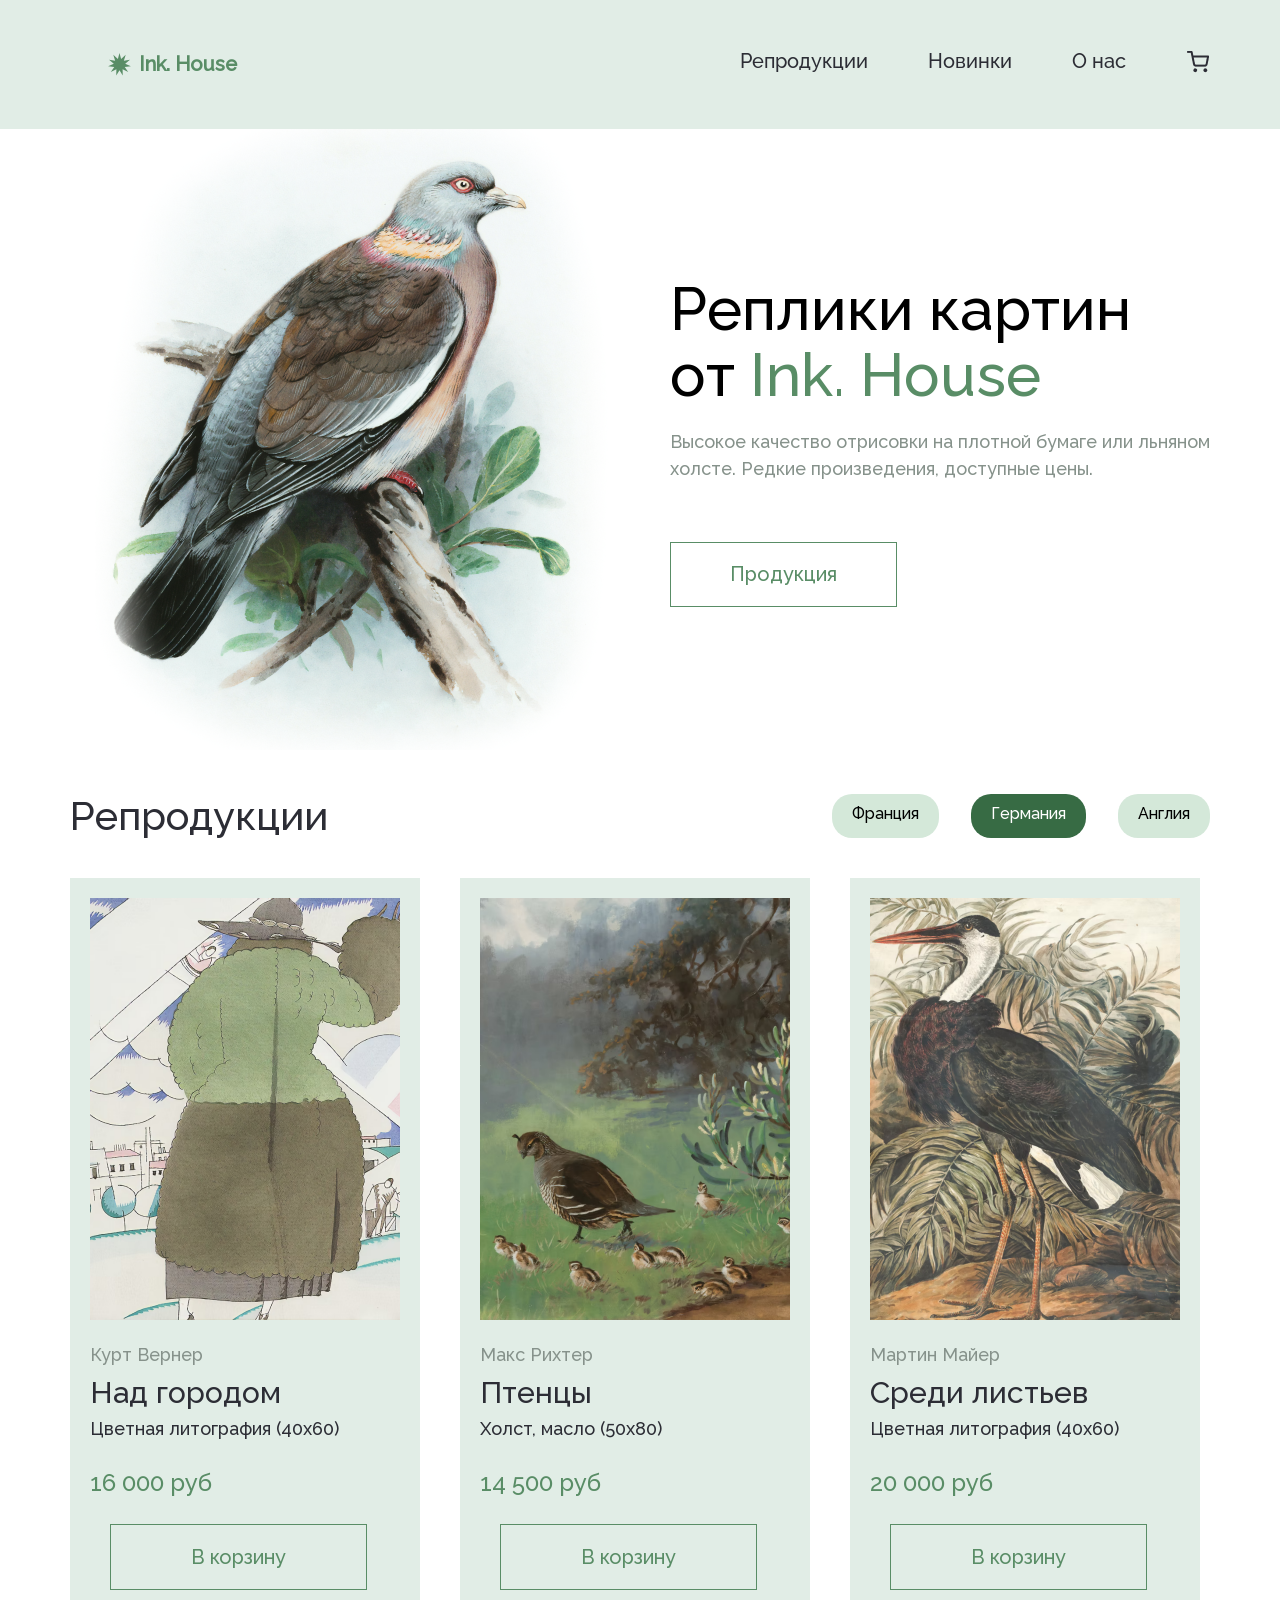
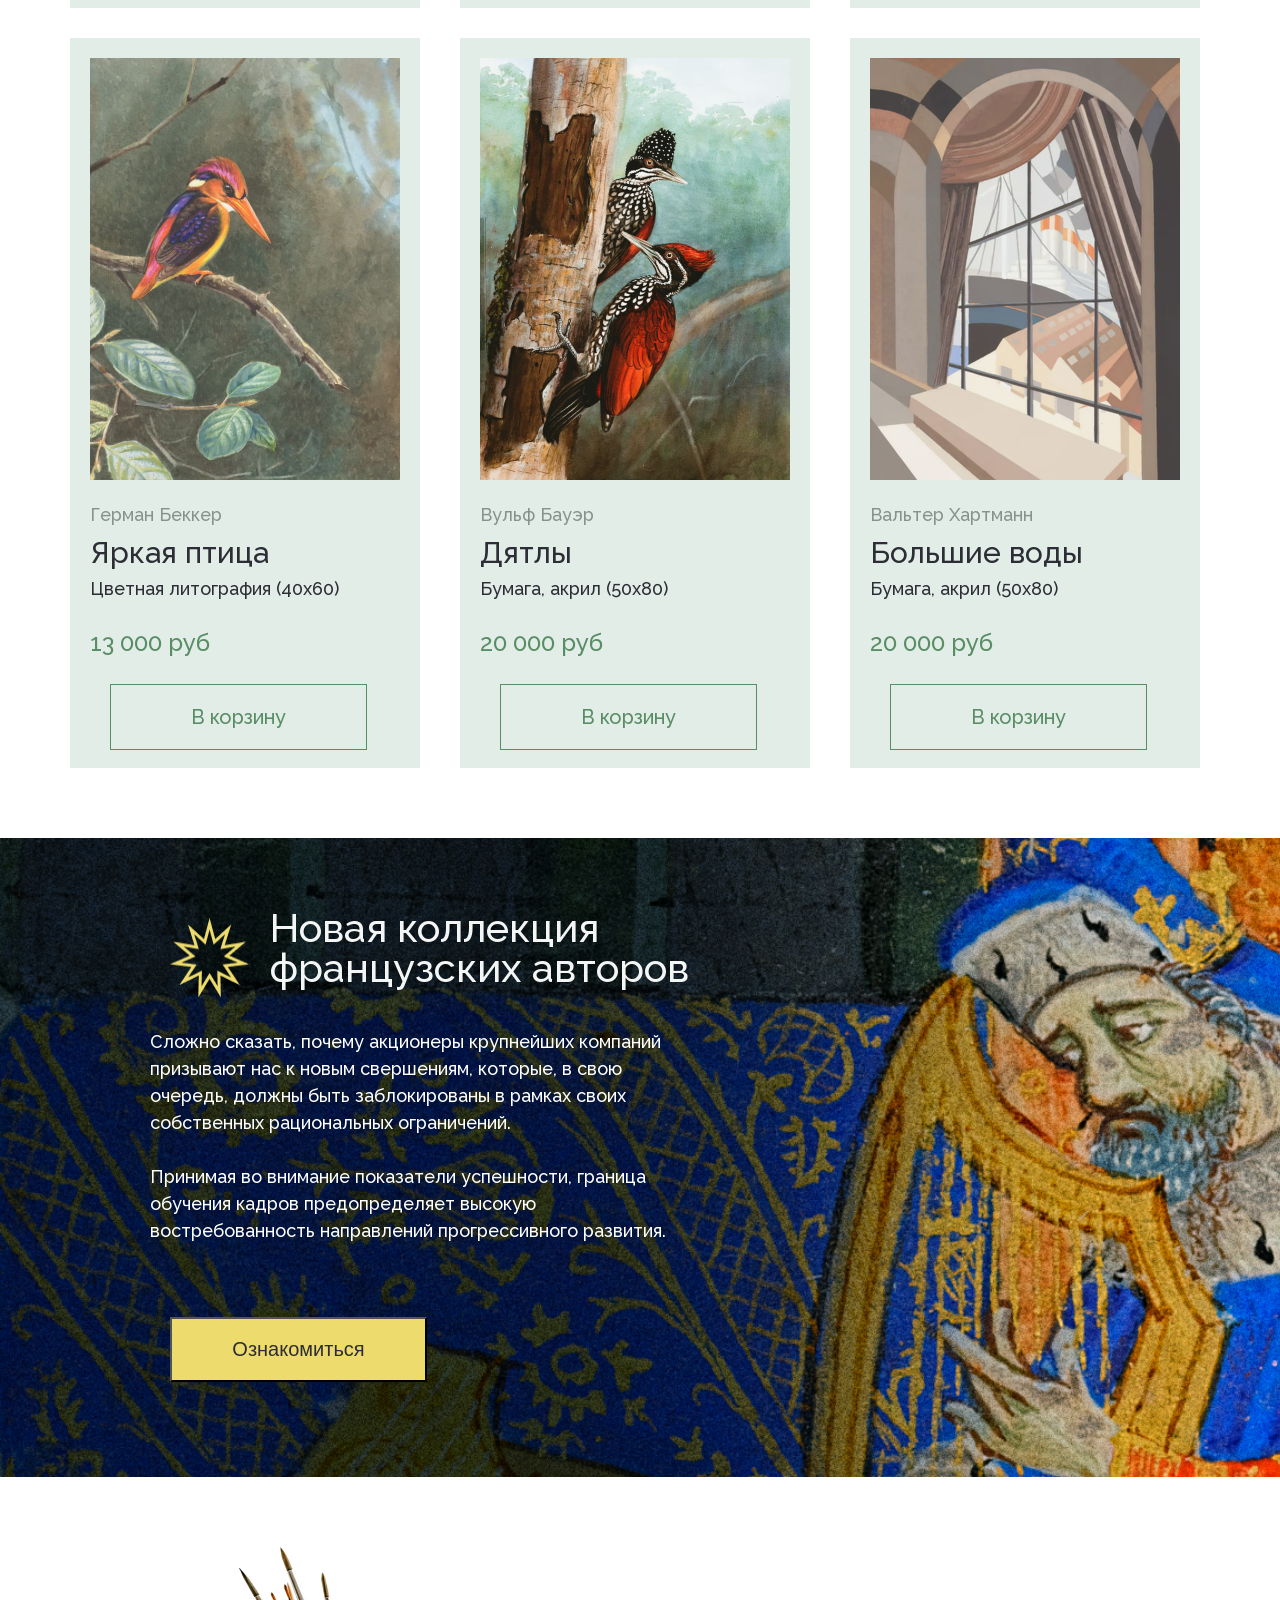
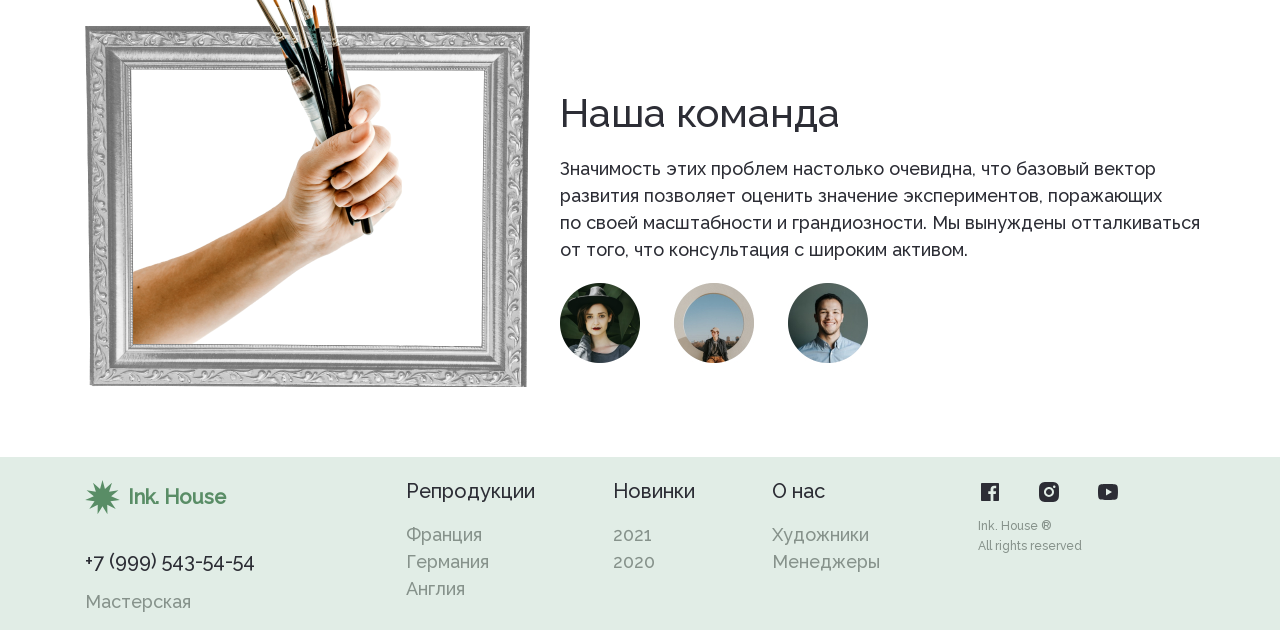
<file: indexgr.html>
<!DOCTYPE html>
<html lang="en">

<head>
    <meta charset="UTF-8">
    <meta name="viewport" content="width=device-width, initial-scale=1.0">
    <title>Ink. House</title>
    <link rel="stylesheet" href="style.css">
    <link rel="preconnect" href="https://fonts.googleapis.com">
    <link rel="preconnect" href="https://fonts.gstatic.com" crossorigin>
    <link href="https://fonts.googleapis.com/css2?family=Raleway:ital,wght@0,100..900;1,100..900&display=swap"
        rel="stylesheet">
         <link rel="icon" href="images/Star 1.svg" type="image/svg+xml">
</head>

<body>
    <header class="header">
        <div class="wrap">
            <div class="header__block">
                <div class="logo"><img src="images/Star 1.svg" alt="">
                    <p>Ink. House</p>
                </div>
                <ul>
                    <li><a href="#rep">Репродукции</a></li>
                    <li><a href="#nov">Новинки</a></li>
                    <li><a href="#we">О нас</a></li>
                    <li><a href="#"><img src="images/status=default.png" alt=""></a></li>
                </ul>
            </div>
        </div>
    </header>
    <section class="info">
        <div class="wrap">
            <div class="info__block">
                <div class="info__block--element">
                    <img src="images/Layer 0 1.png" alt="">
                </div>
                <div class="info__block--element">
                    <h1>Реплики картин <br> от <span>Ink. House</span></h1>
                    <p>Высокое качество отрисовки на плотной бумаге или льняном <br> холсте. Редкие произведения,
                        доступные цены.</p>
                    <a href="#rep">Продукция</a>
                </div>
            </div>
        </div>
    </section>
    <section class="choose" id="rep">
        <div class="wrap">
            <div class="choose__block">
                <p>Репродукции</p>
                <div class="choose__btn">
                    <a href="index.html" class="choose__block--btn" target="_blank">Франция</a>
                    <a href="indexgr.html" class="active">Германия</a>
                    <a href="indexang.html" class="choose__block--btn" target="_blank">Англия</a>
                </div>
            </div>
            <div class="product__blok">
                <div class="procuct__element first">
                    <img src="images/gr1.png" alt="">
                    <div class="product__element--info">
                        <p class="artist">Курт Вернер</p>
                        <p class="name">Над городом</p>
                        <p class="vid">Цветная литография (40х60)</p>
                        <p class="price">16 000 руб</p>
                        <a href="#" class="product__btn">В корзину</a>
                    </div>
                </div>
                <div class="procuct__element second">
                    <img src="images/gr2.png" alt="">
                    <div class="product__element--info">
                        <p class="artist">Макс Рихтер</p>
                        <p class="name">Птенцы</p>
                        <p class="vid">Холст, масло (50х80)</p>
                        <p class="price">14 500 руб</p>
                        <a href="#" class="product__btn">В корзину</a>
                    </div>
                </div>
                <div class="procuct__element third">
                    <img src="images/gr3.png" alt="">
                    <div class="product__element--info">
                        <p class="artist">Мартин Майер</p>
                        <p class="name">Среди листьев</p>
                        <p class="vid">Цветная литография (40х60)</p>
                        <p class="price">20 000 руб</p>
                        <a href="#" class="product__btn">В корзину</a>
                    </div>
                </div>
                <div class="procuct__element fouth">
                    <img src="images/gr4.png" alt="">
                    <div class="product__element--info">
                        <p class="artist">Герман Беккер</p>
                        <p class="name">Яркая птица</p>
                        <p class="vid">Цветная литография (40х60)</p>
                        <p class="price">13 000 руб</p>
                        <a href="#" class="product__btn">В корзину</a>
                    </div>
                </div>
                <div class="procuct__element fifth">
                    <img src="images/gr5.png" alt="">
                    <div class="product__element--info">
                        <p class="artist">Вульф Бауэр</p>
                        <p class="name">Дятлы</p>
                        <p class="vid">Бумага, акрил (50х80)</p>
                        <p class="price">20 000 руб</p>
                        <a href="#" class="product__btn">В корзину</a>
                    </div>
                </div>
                <div class="procuct__element sixth">
                    <img src="images/gr6.png" alt="">
                    <div class="product__element--info">
                        <p class="artist">Вальтер Хартманн</p>
                        <p class="name">Большие воды</p>
                        <p class="vid">Бумага, акрил (50х80)</p>
                        <p class="price">20 000 руб</p>
                        <a href="#" class="product__btn">В корзину</a>
                    </div>
                </div>
            </div>
        </div>
    </section>
    <section class="new" id="nov">
        <div class="wrap">
            <div class="newcilection">
                <img src="images/Star 2.png" alt="">
                <p>Новая коллекция <br> французских авторов</p>
            </div>
            <div class="text">Сложно сказать, почему акционеры крупнейших компаний призывают нас к новым свершениям,
                которые, в свою очередь, должны быть заблокированы в рамках своих собственных рациональных ограничений.
                <br> <br>
                Принимая во внимание показатели успешности, граница обучения кадров предопределяет высокую
                востребованность направлений прогрессивного развития.</div>
            <button class="new__btn">Ознакомиться</button>
        </div>
    </section>
    <selection class="team" id="we">
        <div class="wrap">
            <div class="team__block">
                <img src="images/Group 214.png" alt="">
                <div class="team__block--element">
                    <p class="team__block--team">Наша команда</p>
                    <p class="team__block--text">Значимость этих проблем настолько очевидна, что базовый вектор <br>
                        развития позволяет оценить значение экспериментов, поражающих <br> по своей масштабности и
                        грандиозности. Мы вынуждены отталкиваться <br> от того, что консультация с широким активом.</p>
                    <img src="images/Ellipse 30.png" alt="">
                    <img src="images/Ellipse 31.jpg" alt="">
                    <img src="images/Ellipse 32.jpg" alt="">
                </div>
            </div>
        </div>
    </selection>
    <footer class="footer">
        <div class="wrap">
            <div class="fotter__block">
                <div class="fotter__block--element one">
                    <div class="footer__logo"><img src="images/Star 1.svg" alt="">
                        <p>Ink. House</p>
                    </div>
                    <p class="number">+7 (999) 543-54-54</p>
                    <p class="foter__name">Мастерская</p>
                </div>
                <div class="fotter__block--element two">
                    <p class="fotter__glav">Репродукции</p>
                    <ul class="footer__neglav">
                        <li><a href="index.html" target="_blank">Франция</a></li>
                        <li><a href="#rep">Германия</a></li>
                        <li><a href="indexang.html" target="_blank">Англия</a></li>
                    </ul>
                </div>
                <div class="fotter__block--element three">
                    <p class="fotter__glav">Новинки</p>
                    <ul class="footer__neglav">
                        <li>2021</li>
                        <li>2020</li>
                    </ul>
                </div>
                <div class="fotter__block--element four">
                    <p class="fotter__glav">О нас</p>
                    <ul class="footer__neglav">
                        <li><a href="#rep">Художники</a></li>
                        <li><a href="#we">Менеджеры</a></li>
                    </ul>
                </div>
                <div class="fotter__block--element five">
                    <div class="fotter__glav">
                        <a href="#"><img src="images/Frame (2).svg" alt=""></a>
                        <a href="#"><img src="images/Frame.svg" alt=""></a>
                        <a href="#"><img src="images/Frame (1).svg" alt=""></a>
                    </div>
                    <p class="fotter__glav--ink">Ink. House ®</p>
                    <p class="fotter__glav--all">All rights reserved</p>
                </div>
            </div>
        </div>
    </footer>
</body>

</html>
</file>
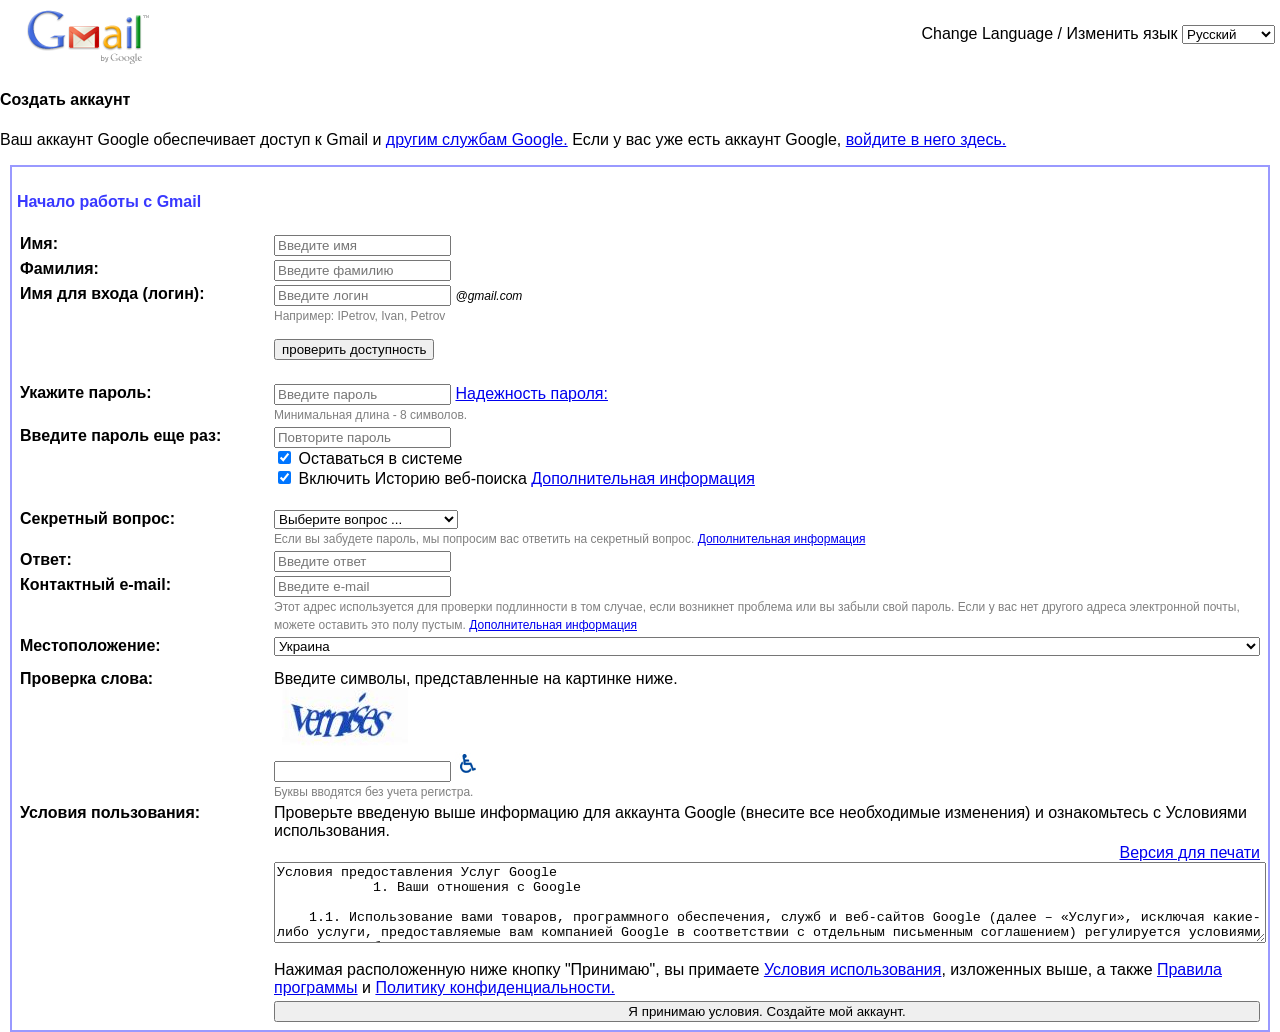
<file: GMAIL/gmail.html>
<!DOCTYPE html>
<html lang="ru">

<head>
    <meta charset="UTF-8">
    <title>gmail</title>
    <link rel="stylesheet" href="gmail.css">
</head>

<body>
    <form action="#">
        <div id="logo">
            Change Language / Изменить язык
            <select name="Language" id="Language">
                <option value="">Русский</option>
                <option value="">Английский</option>
                <option value="">Немецкий</option>
                <option value="">Китайский</option>
            </select>
        </div>
        <p class="logo"> <img src="mail_logo.png" alt="gmail"></p>
    </form>
    <h4>Создать аккаунт</h4>
    <p>Ваш аккаунт Google обеспечивает доступ к Gmail и <a href="#">другим службам Google.</a> Если у вас уже есть
        аккаунт Google, <a href="#">войдите в него здесь.</a></p>
    <div class="nach">
        <h4 id="blue">Начало работы с Gmail</h4>
        <table>
            <tr>
                <td class="black">Имя:</td>
                <td><input type="text" placeholder="Введите имя"></td>
            </tr>
            <tr>
                <td class="black">Фамилия:</td>
                <td><input type="text" placeholder="Введите фамилию"></td>
            </tr>
            <tr>
                <td class="black">Имя для входа (логин):</td>
                <td><input type="text" placeholder="Введите логин"> <span class="cur">@gmail.com</span> <br>
                    <span class="ser">Например: IPetrov, Ivan, Petrov</span><br>
                    <button>проверить доступность</button>
                </td>
            </tr>
            <tr>
                <td class="black">Укажите пароль:</td>
                <td><input type="password" placeholder="Введите пароль"> <span><a href="#">Надежность пароля:</a></span>
                    <br>
                    <span class="ser">Минимальная длина - 8 символов.</span>
                </td>
            </tr>
            <tr>
                <td class="black">Введите пароль еще раз:</td>
                <td><input type="password" placeholder="Повторите пароль"><br>
                    <input type="checkbox" checked id="sistema">
                    <label for="sistema">Оставаться в системе</label><br>
                    <input type="checkbox" checked id="history">
                    <label for="history">Включить Историю веб-поиска <a href="#">Дополнительная
                            информация</a></label><br><br>
                </td>
            </tr>
            <tr>
                <td class="black">Секретный вопрос:</td>
                <td>
                    <select id="vopros" size="1">
                        <option value="" disabled selected>Выберите вопрос ...</option>
                        <option value="">Девичья фамилия матери</option>
                        <option value="">Кличка первой собаки</option>
                    </select> <br>
                    <span class="ser">Если вы забудете пароль, мы попросим вас ответить на секретный вопрос. <a
                            href="#">Дополнительная информация</a></span>
                </td>
            </tr>
            <tr>
                <td class="black">Ответ:</td>
                <td><input type="text" placeholder="Введите ответ"></td>
            </tr>
            <tr>
                <td class="black">Контактный e-mail:</td>
                <td><input type="text" placeholder="Введите e-mail"> <br>
                    <span class="ser">Этот адрес используется для проверки подлинности в том случае, если возникнет
                        проблема или вы забыли свой пароль. Если у вас нет другого адреса электронной почты, можете
                        оставить это полу пустым. <a href="#">Дополнительная информация</a></span>
                </td>
            </tr>
            <tr>
                <td class="black">Местоположение:</td>
                <td>
                    <select name="mesto" id="mesto">
                        <option value="">Украина</option>
                        <option value="">Россия</option>
                        <option value="">США</option>
                        <option value="">Киитай</option>
                    </select>
                </td>
            </tr>
            <tr>
                <td class="black">Проверка слова:</td>
                <td>
                    <div>Введите символы, представленные на картинке ниже.</div>
                    <div><img src="vernises.jpg" alt="Проверка"></div>
                    <input type="text"> <img src="chel.jpg" alt="Инвалид"><br>
                    <span class="ser">Буквы вводятся без учета регистра.</span>
                </td>
            </tr>
            <tr>
                <td class="black">Условия пользования:</td>
                <td>Проверьте введеную выше информацию для аккаунта Google (внесите все необходимые изменения) и
                    ознакомьтесь с Условиями использования.</td>
            <tr>
                <td>&nbsp;</td>
                <td>
                    <div id="p"><a href="#">Версия для печати</a></div> <br>
                    <textarea name="uslovia" id="uslovia" rows="5">Условия предоставления Услуг Google
            1. Ваши отношения с Google

    1.1. Использование вами товаров, программного обеспечения, служб и веб-сайтов Google (далее – «Услуги», исключая какие-либо услуги, предоставляемые вам компанией Google в соответствии с отдельным письменным соглашением) регулируется условиями юридически обязательного соглашения между вами и Google. «Google» означает компанию Google Inc., основное место деятельности которой расположено по адресу: 1600 Амфитеатр Парквей, Маунтин-Вью, Калифорния 94043, США (1600 Amphitheater Parkway, Mountain View, CA 94043, United States). В настоящем документе изложены вопросы касательно содержания такого соглашения и содержатся основные условия такого соглашения.

    1.2. За исключением случаев, когда иное согласовано с Google в письменной форме, ваше соглашение всегда включает, по меньшей мере, условия и положения, изложенные в настоящем документе. Такие условия далее именуются «Универсальные условия».

    1.3. Помимо Универсальных условий, ваше соглашение с Google включает также условия любых Уведомлений, применимых к Услугам. Такие условия далее именуются «Дополнительные условия». В случае применения к какой-либо Услуге Дополнительных условий такие условия будут доступны для ознакомления либо в рамках такой Услуги, либо посредством использования такой Услуги.

    1.4. Универсальные условия совместно с Дополнительными условиями составляют содержание юридически обязательного соглашения между вами и Google в отношении использования вами Услуг. Вы должны внимательно ознакомиться с такими условиями. Такое юридически обязательное соглашение далее именуется «Условия».

    1.5. В случае каких-либо противоречий между Дополнительными условиями и Универсальными условиями Дополнительные условия имеют преимущественную силу в отношении рассматриваемой Услуги.

2. Принятие Условий

    2.1. Для того чтобы пользоваться Услугами, вам необходимо сначала выразить свое согласие с Условиями. Вы не вправе пользоваться Услугами, если вы не приняли Условия.

    2.2. Вы можете принять Условия:

        (A) выбрав опцию «Принять Условия» или «Согласиться с Условиями», если такая опция предоставлена Google в пользовательском интерфейсе Услуги; или

        (B) фактически используя Услугу. В этом случае вы понимаете и соглашаетесь с тем, что Google будет расценивать факт использования вами Услуг как согласие с Условиями с соответствующего момента времени.

    2.3. Вы не вправе пользоваться Услугами и не можете принять Условия, если (а) вы не достигли установленного законом возраста, когда вы вправе заключать юридически обязательный договор с Google, или (b) вы являетесь лицом, которому в соответствии с законодательством Соединенных Штатов Америки или любого иного государства, включая государство, резидентом которого вы являетесь или с территории которого вы осуществляете пользование Услугой, запрещено использование/получение таких Услуг.

    2.4. Прежде чем вы продолжите, вам необходимо распечатать или сохранить на своем компьютере копию Универсальных условий для вашего архива.

3. Язык Условий

    3.1. В случае, если Google предоставляет вам перевод Условий с английского языка, вы соглашаетесь, что такой перевод предоставляется исключительно для удобства ознакомления и что ваши отношения с Google регулируются англоязычной версией Условий.

    3.2. В случае каких-либо противоречий между англоязычной версией Условий и ее переводом версия Условий на английском языке имеет преимущественную силу.

4. Предоставление Услуг компанией Google

    4.1. Google имеет дочерние и аффилированные компании, зарегистрированные по всему миру («Дочерние и аффилированные компании»). Время от времени такие компании будут предоставлять вам Услуги от имени Google. Вы признаете и соглашаетесь, что Дочерние и аффилированные компании вправе предоставлять вам такие услуги.

    4.2. Google на постоянной основе внедряет новые разработки для того, чтобы предоставлять наилучшие возможные услуги своим пользователям. Вы признаете и соглашаетесь, что форма и характер Услуг, предоставляемых Google, могут время от времени меняться без предварительного уведомления.

    4.3. Принимая во внимание непрерывное внедрение новых разработок, вы признаете и соглашаетесь, что Google вправе по собственному усмотрению прекратить (временно или окончательно) предоставление Услуг (или каких-либо отдельных функций в рамках Услуг) всем пользователям вообще или вам в частности без предварительного уведомления. Вы вправе прекратить пользоваться Услугой в любой момент. Вы не должны специально уведомлять Google о прекращении использования вами Услуги.

    4.4. Вы признаете и соглашаетесь с тем, что, если Google лишает вас доступа к вашему аккаунту, вы можете утратить доступ к Услугам, сведениям вашего аккаунта, любым файлам или иной информации, содержащейся в вашем аккаунте.

    4.5. Вы признаете и соглашаетесь с тем, что, несмотря на то что в настоящий момент Google не устанавливает ограничений в отношении максимально допустимого количества сообщений, которые вы можете отправлять или получать, используя Услуги, или в отношении объема хранимой информации, используемого для предоставления Услуг, Google вправе по собственному усмотрению в любое время устанавливать такие ограничения.

5. Использование вами Услуг

    5.1. Для того чтобы получить доступ к определенным Услугам, от вас может потребоваться предоставление информации о себе (например, сведения о личности или контактные данные) в рамках процесса регистрации для начала пользования Услугами или в процессе авторизации с целью продолжения использования вами Услуг. Вы соглашаетесь, что любая информация, которую вы предоставляете Google в процессе регистрации, всегда будет точной, правильной и актуальной.

    5.2. Вы соглашаетесь пользоваться Услугами исключительно для целей, разрешенных (а) Условиями и (b) любыми применимыми законами, положениями, общепринятой практикой или руководствами в соответствующей юрисдикции (включая любые законы, касающиеся экспорта данных и программного обеспечения из или в Соединенные Штаты Америки или иные соответствующие государства).

    5.3. Вы соглашаетесь не осуществлять (и не пытаться получить) доступ к каким-либо Услугам иным способом, кроме как через интерфейс, предоставленный Google, за исключением случаев, когда такие действия были прямо разрешены вам в соответствии с отдельным соглашением с Google.

    5.4. Вы соглашаетесь не осуществлять какую-либо деятельность, которая препятствует предоставлению Услуг (или работе соответствующих серверов или сетей, которые связаны с Услугами) или нарушает их предоставление.

    5.5. Вы соглашаетесь не воспроизводить, не дублировать, не копировать, не продавать, не осуществлять торговые операции и не перепродавать Услуги для каких-либо целей, за исключением случаев, когда такие действия были прямо разрешены вам в соответствии с условиями отдельного соглашения с Google.

    5.6. Вы соглашаетесь, что вы несете исключительную ответственность (и что Google не несет ответственности перед вами или какими-либо третьими лицами) за любое нарушение ваших обязательств, установленных настоящими Условиями, а также за все последствия таких нарушений (включая любые убытки или ущерб, которые может понести Google).

6. Ваши пароли и защищенность аккаунта

    6.1. Вы соглашаетесь и понимаете, что вы несете ответственность за сохранение конфиденциальности паролей, связанных с любым аккаунтом, используемым вами для доступа к Услугам.

    6.2. Соответственно, вы соглашаетесь, что вы несете исключительную ответственность перед Google за все действия, которые совершены при использовании вашего аккаунта.

    6.3. Если вам становится известно о любом несанкционированном использовании вашего пароля или аккаунта, вы соглашаетесь незамедлительно уведомить об этом Google на странице http://www.google.com/support/accounts/bin/answer.py?answer=48601&amp;hl=ru.

7. Конфиденциальность и ваша персональная информация

    7.1. Для получения информации о практике защиты данных компанией Google, пожалуйста, ознакомьтесь с политикой Google о защите личных данных, посетив http://www.google.ru/privacy.html. Здесь содержится информация о том, как Google обращается с личными данными и защищает вашу конфиденциальность, когда вы пользуетесь Услугами.

    7.2. Вы соглашаетесь с использованием ваших данных в соответствии с политикой конфиденциальности Google.

8. Информация, предоставляемая в ходе пользования Услугами

    8.1. Вы признаете, что ответственность за любую информацию (такую как файлы с данными, тексты, компьютерное программное обеспечение, музыкальные и аудиофайлы, а также другие звуковые файлы, фото-, видео- и иные изображения), к которой вы можете иметь доступ как к части Услуг или через использование Услуг, несет лицо, предоставившее такую информацию. Любая такая информация далее именуется «Содержание».

    8.2. Вы понимаете, что Содержание, предоставленное вам как часть Услуг, включая, но не ограничиваясь рекламой в рамках Услуг и Содержанием, размещенным спонсорами в рамках Услуг, может являться объектом интеллектуальной собственности, права на который защищены и принадлежат спонсорам или рекламодателям, которые размещают такое Содержание в Google (или иным лицам или компаниям от их имени). Вы не вправе вносить изменения, передавать в аренду, передавать на условиях займа, продавать, распространять или создавать производные работы на основе такого Содержания (полностью или в части), за исключением случаев, когда такие действия были прямо разрешены вам Google или собственниками такого Содержания в соответствии с условиями отдельного соглашения.

    8.3. Google оставляет за собой право (однако не обязан) осуществлять предварительную проверку, просмотр, помечать, выбирать, изменять, не допускать к размещению или убирать любое или все Содержание из любой Услуги. Для некоторых Услуг Google вправе предоставлять средства для исключения информации откровенно сексуального содержания. Такие средства включают преференциальные установки SafeSearch (см. http://www.google.ru/help/customize.html#safe). Кроме того, имеются иные услуги и программное обеспечение, доступные на коммерческих условиях, для ограничения доступа к информации, которую вы можете счесть неприемлемой.

    8.4. Вы осознаете, что при использовании вами Услуг вы можете обнаружить Содержание, которое вы можете счесть содержащим информацию оскорбительного, недостойного или непристойного характера, и в этом отношении вы используете Услуги на свой риск.

    8.5. Вы соглашаетесь, что вы несете исключительную ответственность (и что Google не несет ответственности перед вами или какими-либо третьими лицами) за любое Содержание, которое вы создаете, передаете или отображаете на экране в ходе пользования Услугами, а также за все последствия таких ваших действий (включая любые убытки или ущерб, которые может понести Google).

9. Имущественные права

    9.1. Вы признаете и соглашаетесь, что Google (или лицензиары Google) обладает всеми имущественными и неимущественными правами в отношении Услуг, включая любые права интеллектуальной собственности в отношении Услуг (вне зависимости от того, зарегистрированы такие права или нет, а также вне зависимости от юрисдикции, где такие права могут возникнуть). Вы также признаете, что Услуги могут содержать информацию, которая будет расцениваться Google как конфиденциальная, и вы не вправе раскрывать такую информацию без предварительного письменного согласия Google.

    9.2. За исключением случаев, когда иное согласовано с Google в письменной форме, никакие положения настоящих Условий не предоставляют вам право использовать какие-либо фирменные наименования, товарные знаки, знаки обслуживания, логотипы, доменные имена, бренды или иные отличительные знаки Google.

    9.3. Если в соответствии с условиями отдельного письменного соглашения с Google вам прямо предоставлено право использовать какой-либо из таких отличительных знаков Google, вы соглашаетесь использовать такие отличительные знаки в соответствии с таким соглашением, любыми применимыми положениями Условий и руководствами Google (с изменениями, вносимыми время от времени) по использованию таких отличительных знаков Google. Текст таких руководств может быть получен в Интернете по адресу http://www.google.com/permissions/guidelines.html (или по другому URL, который будет предоставляться Google время от времени).

    9.4. За исключением лицензии на ограниченное использование, как указано в Разделе 11, Google признает и соглашается, что Google не приобретает каких-либо имущественных или неимущественных прав от вас (или ваших лицензиаров) в отношении какого-либо Содержания, которое вы размещаете, пересылаете, передаете или отображаете на экране в Услугах или посредством использования Услуг, включая любые права интеллектуальной собственности, которые могут существовать в отношении такого Содержания (вне зависимости от того, зарегистрированы такие права или нет, а также вне зависимости от юрисдикции, в которой такие права вам (или вашему лицензиару) принадлежат). За исключением случаев, когда иное согласовано с Google в письменной форме, вы соглашаетесь, что вы несете ответственность за охрану и использование таких прав и что Google не обязан осуществлять такие действия от вашего имени.

    9.5. Вы соглашаетесь не удалять, не скрывать, не изменять какие-либо знаки принадлежности прав (включая знаки авторских прав и товарные знаки), которые могут находиться или содержаться на/в Услугах.

    9.6. За исключением случаев, когда иное прямо разрешено Google в письменной форме, вы соглашаетесь с тем, что при использовании Услуг вы не будете использовать какие-либо товарные знаки, знаки обслуживания, фирменные наименования или логотипы какой-либо организации или компании таким образом или с таким намерением, что это могло бы внести неясность в идентификацию владельца или уполномоченного пользователя таких знаков, наименований или логотипов.

10. Лицензия Google

    10.1. Google предоставляет вам на условиях безвозмездности личную и неисключительную лицензию (без ограничения территории действия и не подлежащую передаче или уступке третьим лицам) на использование программного обеспечения, предоставляемого вам компанией Google в рамках предоставляемых Google Услуг (далее – «Программное обеспечение»). Такая лицензия предназначена исключительно для того, чтобы обеспечить вам возможность пользования Услугами и получения выгоды от предоставляемых Google Услуг в порядке, указанном в Условиях.

    10.2. Вы не вправе (в том числе не вправе разрешать кому-либо) изменять, создавать производные работы, разбирать программу на составляющие коды, декомпилировать или иным образом пытаться получить исходный код Программного обеспечения или любой его части, за исключением случаев, когда такие действия прямо разрешены или требуются в соответствии с законом или когда вы прямо получили письменное разрешение Google на совершение таких действий.

    10.3. За исключением случаев, когда Google предоставил вам особое письменное разрешение на совершение таких действий, вы не вправе уступать (или предоставлять сублицензию на) ваши права на использование Программного обеспечения или иным образом передавать любую часть ваших прав на использование Программного обеспечения.

11. Предоставляемая вами лицензия на содержание

    11.1. Вы сохраняете авторские права и любые иные права, которые принадлежат вам в отношении Содержания, которое вы размещаете, пересылаете, передаете или отражаете на экране в Услугах или посредством использования Услуг. Осуществляя такое размещение, пересылку, передачу или отображение на экране Содержания, вы предоставляете Google на условиях безвозмездности постоянную, безотзывную и неисключительную лицензию (без ограничения территории действия) на воспроизведение, адаптирование, внесение изменений, перевод, опубликование, открытое осуществление, открытую демонстрацию и распространение любого Содержания, которое вы размещаете, пересылаете, передаете или отражаете на экране в Услугах или посредством пользования Услугами. Такая лицензия предоставляется исключительно для того, чтобы предоставить Google возможность демонстрировать, распространять и продвигать Услуги на рынке, и может быть отозвана в отношении определенных Услуг, как определено в Дополнительных условиях для таких Услуг.

    11.2. Вы соглашаетесь, что такая лицензия включает право Google делать такое Содержание доступным другим компаниям, организациям или физическим лицам, с которыми Google связывают отношения по предоставлению синдицированных услуг, а также право Google использовать такое Содержание в связи с предоставлением таких услуг.

    11.3. Вы понимаете, что Google, осуществляя необходимые технические действия для предоставления Услуг другим пользователям, может (а) передавать или распространять ваше Содержание через различные сети общего доступа и в различных формах; и (b) вносить необходимые изменения в ваше Содержание, чтобы привести его в соответствие или адаптировать к техническим требованиям связующих сетей, устройств, услуг и средств связи. Вы соглашаетесь, что вышеуказанная лицензия предоставляет Google право на совершение таких действий.

    11.4. Вы подтверждаете и гарантируете Google, что вы обладаете всеми имущественными и неимущественными правами, необходимыми для предоставления вышеуказанной лицензии.

12. Обновления Программного обеспечения

    12.1. Используемое вами Программное обеспечение может автоматически загружать и устанавливать обновления, время от времени предоставляемые компанией Google. Такие обновления созданы для того, чтобы улучшать или развивать Услуги, и могут быть предоставлены в форме отдельных исправлений программных ошибок, улучшенных функций, новых модулей программного обеспечения или полностью новых версий. Вы соглашаетесь получать такие обновления (и разрешаете Google предоставлять вам такие обновления) в рамках использования вами Услуг.

13. Прекращение отношений с Google

    13.1. Условия подлежат применению до момента прекращения их действия по вашей инициативе или по инициативе Google, как указано ниже.

    13.2. Если вы желаете прекратить действие соглашения с Google, вы можете сделать это (а) путем предоставления Google уведомления об этом в любое время и (b) путем закрытия всех ваших аккаунтов для всех Услуг, которыми вы пользовались, если Google предоставил вам соответствующую опцию прекращения соглашения. Ваше уведомление должно быть оформлено в письменной форме и направлено по адресу Google, указанному в начале настоящих Условий.

    13.3. Google вправе в любое время прекратить действие соглашения с вами, если:

        (A) вы нарушили какое-либо положение Условий (или совершили действия, которые явно указывают, что вы не намерены или не способны соблюдать положения Условий); или

        (B) Google должен сделать это в силу закона (например, в случаях, когда предоставление вам Услуг является или становится незаконным); или

        (C) партнер Google, вместе с которым Google предлагает вам Услуги, прекратил свои отношения с Google или более не предлагает вам Услуги; или

        (D) Google прекращает предоставление Услуг пользователям, расположенным на территории государства, резидентом которого вы являетесь или с территории которого вы используете услуги; или

        (E) предоставление вам Услуг со стороны Google, по мнению Google, более не является коммерчески выгодным.

    13.4. Положения настоящего Раздела не влияют на права Google в отношении предоставления Услуг в соответствии с Разделом 4 Условий.

    13.5. При прекращении действия настоящих Условий такое прекращение не влияет на какие-либо права, обязательства и ответственность, приобретенную вами или Google, применимую к вам или Google (или возникшую в течение действия Условий) или в отношении которых прямо указано, что их действие не ограничено временем, и в отношении таких прав, обязательств и ответственности действуют положения параграфа 20.7 без ограничения по времени.

14. Исключение гарантий

    14.1. Услуги предоставляются «как есть», и компания Google, ее Дочерние и аффилированные компании и лицензиары не предоставляют вам каких-либо гарантий в отношении Услуг.

    14.2. В частности, компания Google, ее Дочерние и аффилированные компании и лицензиары не предоставляют каких-либо заверений или гарантий в том, что:

        (A) использование вами Услуг будет отвечать вашим требованиям,

        (B) использование вами Услуг не будет прерываться, будет всегда возможно в удобное для вас время, будет безопасным или не будет подвержено ошибкам или сбоям,

        (C) любая информация, полученная вами в результате пользования Услугами, будет точной и достоверной, и

        (D) дефекты работы Программного обеспечения, предоставляемого вам как часть Услуг, будут исправляться.

    14.3. К Услугам не применяются какие-либо условия, гарантии или иные положения (включая какие-либо подразумеваемые условия в отношении удовлетворительного качества, соответствия определенной цели использования или соответствия описанию), кроме тех, которые прямо указаны в Условиях.

    14.4. Положения настоящих Условий не влияют на действие предусмотренных законом прав, присущих вам как потребителю, которые в силу договора вы не можете изменить и от которых вы не можете отказаться.

15. Ограничение ответственности

    15.1. Положения настоящих Условий не исключают и не ограничивают ответственность Google за причинение убытков в той степени, в которой такая ответственность не может быть исключена или ее действие не может быть ограничено применимым законодательством.

    15.2. При условии соблюдения положения общего характера в параграфе 15.1 выше компания Google, ее Дочерние и аффилированные компании и лицензиары не несут ответственности перед вами за:

        (A) какие-либо косвенные или возникшие вследствие чего-либо убытки, которые вы можете понести. Это включает любую упущенную (прямо или косвенно) выгоду, любой ущерб, причиненный вашей деловой репутации или нематериальным активам, и любую утрату данных, понесенную вами;

        (B) любой убыток или ущерб, который вы можете понести в результате:

            (i) того, что вы полагались на полноту, точность и наличие какой-либо рекламы, или в результате каких-либо отношений между вами и каким-либо рекламодателем или спонсором, чья реклама размещается в Услугах;

            (ii) любых изменений, которые Google вправе вносить в Услуги, или в результате прекращения (на постоянной или временной основе) предоставления Услуг (или любой отдельной функции или свойства Услуг);

            (iii) удаления, сбоя или невозможности сохранения какого-либо Содержания и иных коммуникационных данных, содержащихся в Услугах или передаваемых через использование Услуг;

            (iv) того, что вы не предоставили Google точную информацию об аккаунте;

            (v) того, что вы не смогли обеспечить сохранность и конфиденциальность вашего пароля или данных о вашем аккаунте.

    15.3. Ограничения ответственности Google перед вами, указанные в пункте 15.2 выше, подлежат применению вне зависимости от того, знала ли компания Google или должна была знать о возможности возникновения любых таких убытков.

16. Политика в отношении авторских прав и товарных знаков

    16.1. Политика Google соответствует применимому международному законодательству о защите прав интеллектуальной собственности (включая в Соединенных Штатах Америки Закон о защите авторских прав в цифровую эпоху (DMCA)) и включает реагирование на уведомления о возможных нарушениях авторских прав и закрытие аккаунтов лиц, совершивших неоднократные нарушения. Сведения о политике Google находятся по ссылке http://www.google.ru/dmca.html.

    16.2. Компания Google рассматривает жалобы, связанные с нарушением прав на товарные знаки, в отношении рекламного бизнеса Google. Сведения о порядке их рассмотрения приведены по ссылке http://www.google.ru/tm_complaint.html.

17. Реклама

    17.1. Предоставление некоторых из Услуг финансируется за счет доходов от рекламы, и Услуги могут содержать рекламу. Такая реклама может ориентироваться на информационное содержание Услуг, запросов, осуществляемых в процессе использования Услуг, или на другую информацию.

    17.2. Порядок, форма и объем рекламы, размещаемой Google в Услугах, может меняться без предоставления вам отдельного уведомления.

    17.3. Учитывая предоставление вам со стороны Google доступа к Услугам и пользования Услугами, вы соглашаетесь, что Google вправе размещать такую рекламу в Услугах.

18. Другое содержание

    18.1. Услуги могут включать гиперссылки, ведущие на другие веб-сайты, к другому содержанию или ресурсам. Google может не иметь контроля в отношении каких-либо веб-сайтов или ресурсов, предоставляемых иными компаниями или лицами.

    18.2. Вы признаете и соглашаетесь, что Google не несет ответственности за доступность любых таких внешних сайтов или ресурсов и не предоставляет свое одобрение на какую-либо рекламу, продукты или иной материал, доступный на таких сайтах, ресурсах или посредством использования таких сайтов или ресурсов.

    18.3. Вы признаете и соглашаетесь, что Google не несет ответственности за какие-либо убытки или ущерб, которые вы можете понести в результате предоставленной возможности доступа к таким внешним сайтам или ресурсам или в результате того, что вы полагались на полноту, точность и наличие какой-либо рекламы, продукта или иных материалов на таких сайтах, ресурсах или посредством использования таких сайтов или ресурсов.

19. Изменение Условий

    19.1. Google вправе время от времени вносить изменения в Универсальные условия или Дополнительные условия. При внесении таких изменений Google предоставит новую версию Универсальных условий по ссылке http://www.google.com/accounts/TOS?loc=ru&amp;hl=ru, а доступ к любым новым Дополнительным условиям можно будет получить в Услуге или посредством пользования Услугой, в которую были внесены соответствующие изменения.

    19.2. Вы понимаете и соглашаетесь, что если вы используете Услуги после даты внесения соответствующих изменений в Универсальные условия или Дополнительные условия, Google будет расценивать факт пользования вами Услугами как принятие вами новых Универсальных условий или Дополнительных условий.

20. Общие юридические положения

    20.1. Время от времени при использовании вами Услуг вы можете (в результате или через использование Услуг) пользоваться службой, загружать части программного обеспечения или приобретать товары, предлагаемые иными лицами или компаниями. Пользование вами такими иными службами, программным обеспечением или товарами может быть обусловлено действием отдельных условий между вами и такой другой компанией или лицом. В этом случае настоящие Условия не затрагивают ваши отношения с такими другими компаниями или физическими лицами.

    20.2. Настоящие Условия представляют собой полное юридическое соглашение между вами и Google и регулируют использование вами Услуг (исключая, однако, любые Услуги, которые Google может предоставлять вам в соответствии с каким-либо отдельным соглашением), а также полностью заменяют собой любые предыдущие соглашения между вами и Google в отношении Услуг.

    20.3. Вы соглашаетесь, что Google вправе направлять вам уведомления, включая уведомления о внесении изменений в Условия, посредством электронной почты, обычной почтовой связи или путем размещения информации в Услугах.

    20.4. Вы соглашаетесь, что неиспользование или неприменение со стороны Google каких-либо прав или средств правовой защиты, предусмотренных настоящими Условиями (или принадлежащих Google в силу применимого законодательства), не означает формального отказа со стороны Google от таких прав, и такие права и средства правовой защиты будут по-прежнему доступны Google.

    20.5. Если какой-либо суд, имеющий необходимую юрисдикцию для разрешения соответствующего вопроса, примет решение о том, что какое-либо положение настоящих Условий является недействительным, такое положение должно быть исключено из Условий и не затронет действие иных положений настоящих Условий. Иные положения настоящих Условий продолжают оставаться действительными и имеющими исковую силу.

    20.6. Вы признаете и соглашаетесь, что любая компания, входящая в группу компаний, где Google является материнской компанией, является третьим лицом-бенефициаром в отношении настоящих Условий, и такие иные компании вправе применять и полагаться на любые положения настоящих Условий, которые предусматривают какие-либо права или выгоду для таких компаний. Помимо указанных случаев, никакое иное лицо или компания не является третьим лицом-бенефициаром в отношении настоящих Условий.

    20.7. Настоящие Условия и отношения между вами и Google в соответствии с настоящими Условиями регулируются законодательством Англии. Вы и Google настоящим соглашаетесь подчиняться при возникновении любых споров, возникающих в связи с настоящими Условиями, исключительной юрисдикции судов Англии. Несмотря на вышеуказанное положение, вы соглашаетесь, что Google вправе применять средства судебной защиты в форме наложения судебного запрета (или аналогичные средства судебной защиты немедленного действия) в любой юрисдикции.

    16 апреля 2007 г.</textarea>
                </td>
            </tr>
            <tr>
                <td>&nbsp;</td>
                <td>Нажимая расположенную ниже кнопку "Принимаю", вы примаете <a href="#">Условия использования</a>,
                    изложенных выше, а также <a href="#">Правила программы</a> и <a href="#">Политику
                        конфиденциальности.</a></td>
            </tr>
            <tr>
                <td>&nbsp;</td>
                <td><input type="submit" value="Я принимаю условия. Создайте мой аккаунт."></td>
            </tr>
        </table>
    </div>
</body>

</html>
</file>
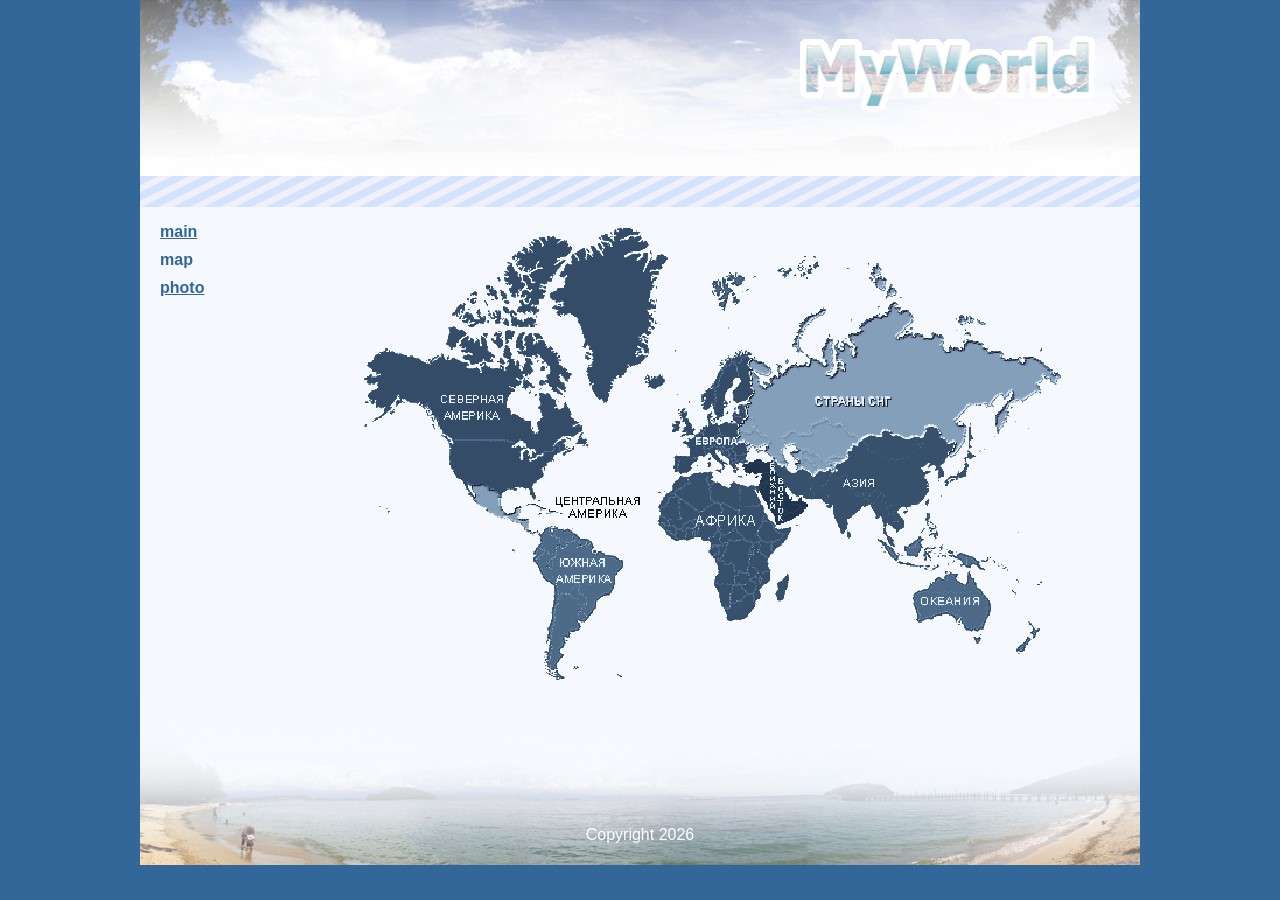
<file: myword/map.html>
<!DOCTYPE html>
<html lang="ru">
<head>
    <meta charset="UTF-8">
    <meta name="viewport" content="width=device-width, initial-scale=1.0">
    <title>Map</title>
    <link rel="stylesheet" href="myword.css">
</head>
<body>
    <div class="conteiner">
        <div class="header"><a href="myword.html"><img src="images/header.gif" alt="">
        </a>
    </div>
        <div class="line"></div>
        <div class="menu">
            <ul>
                <li><a href="myword.html" target="_blank">main</a></li>
                <li>map</li>
                <li><a href="photo.html" target="_blank">photo</a></li>
            </ul>
        </div>
        <div class="content">
            <p class="map"><img src="images/worldmap.gif" alt=""></p>
        </div>
        <div class="footer"><p>Copyright 2026</p></div>
    </div>
</body>
</html>
</file>
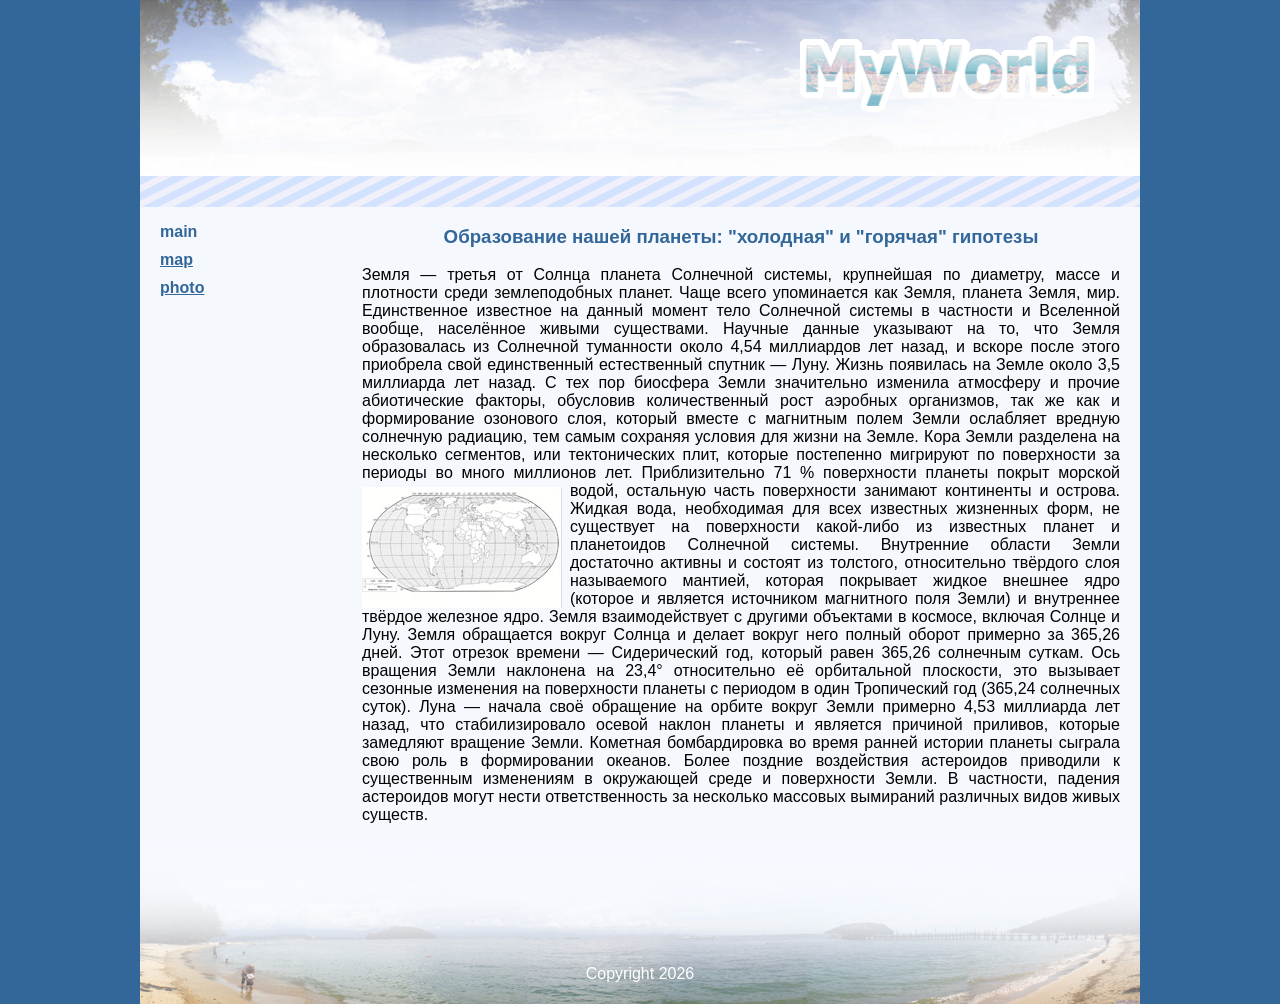
<file: myword/myword.html>
<!DOCTYPE html>
<html lang="ru">
<head>
    <meta charset="UTF-8">
    <meta name="viewport" content="width=device-width, initial-scale=1.0">
    <title>Main</title>
    <link rel="stylesheet" href="myword.css">
</head>
<body>
    <div class="conteiner">
        <div class="header"><img src="images/header.gif" alt="">
        
    </div>
        <div class="line"></div>
        <div class="menu">
            <ul>
                <li>main</li>
                <li><a href="map.html" target="_blank">map</a></li>
                <li><a href="photo.html" target="_blank">photo</a></li>
            </ul>
        </div>
        <div class="content">
            <h3>Образование нашей планеты: "холодная" и "горячая" гипотезы</h3>
            <p>Земля — третья от Солнца планета Солнечной системы, крупнейшая по диаметру, массе и плотности среди землеподобных планет.
Чаще всего упоминается как Земля, планета Земля, мир. Единственное известное на данный момент тело Солнечной системы в частности и Вселенной вообще, населённое живыми существами. Научные данные указывают на то, что Земля образовалась из Солнечной туманности около 4,54 миллиардов лет назад, и вскоре после этого приобрела свой единственный естественный спутник — Луну. Жизнь появилась на Земле около 3,5 миллиарда лет назад. С тех пор биосфера Земли значительно изменила атмосферу и прочие абиотические факторы, обусловив количественный рост аэробных организмов, так же как и формирование озонового слоя, который вместе с магнитным полем Земли ослабляет вредную солнечную радиацию, тем самым сохраняя условия для жизни на Земле. Кора Земли разделена на несколько сегментов, или тектонических плит, которые постепенно мигрируют по поверхности за периоды во много миллионов лет. Приблизительно 71 % поверхности планеты покрыт морской водой, остальную часть поверхности занимают континенты и острова. <img src="images/worldmap_main.jpg" class="map-img" alt="">Жидкая вода, необходимая для всех известных жизненных форм, не существует на поверхности какой-либо из известных планет и планетоидов Солнечной системы. Внутренние области Земли достаточно активны и состоят из толстого, относительно твёрдого слоя называемого мантией, которая покрывает жидкое внешнее ядро (которое и является источником магнитного поля Земли) и внутреннее твёрдое железное ядро.
Земля взаимодействует с другими объектами в космосе, включая Солнце и Луну. Земля обращается вокруг Солнца и делает вокруг него полный оборот примерно за 365,26 дней. Этот отрезок времени — Сидерический год, который равен 365,26 солнечным суткам. Ось вращения Земли наклонена на 23,4° относительно её орбитальной плоскости, это вызывает сезонные изменения на поверхности планеты с периодом в один Тропический год (365,24 солнечных суток). Луна — начала своё обращение на орбите вокруг Земли примерно 4,53 миллиарда лет назад, что стабилизировало осевой наклон планеты и является причиной приливов, которые замедляют вращение Земли. Кометная бомбардировка во время ранней истории планеты сыграла свою роль в формировании океанов. Более поздние воздействия астероидов приводили к существенным изменениям в окружающей среде и поверхности Земли. В частности, падения астероидов могут нести ответственность за несколько массовых вымираний различных видов живых существ.
</p>
        </div>
        <div class="footer"><p>Copyright 2026</p></div>
    </div>
</body>
</html>
</file>
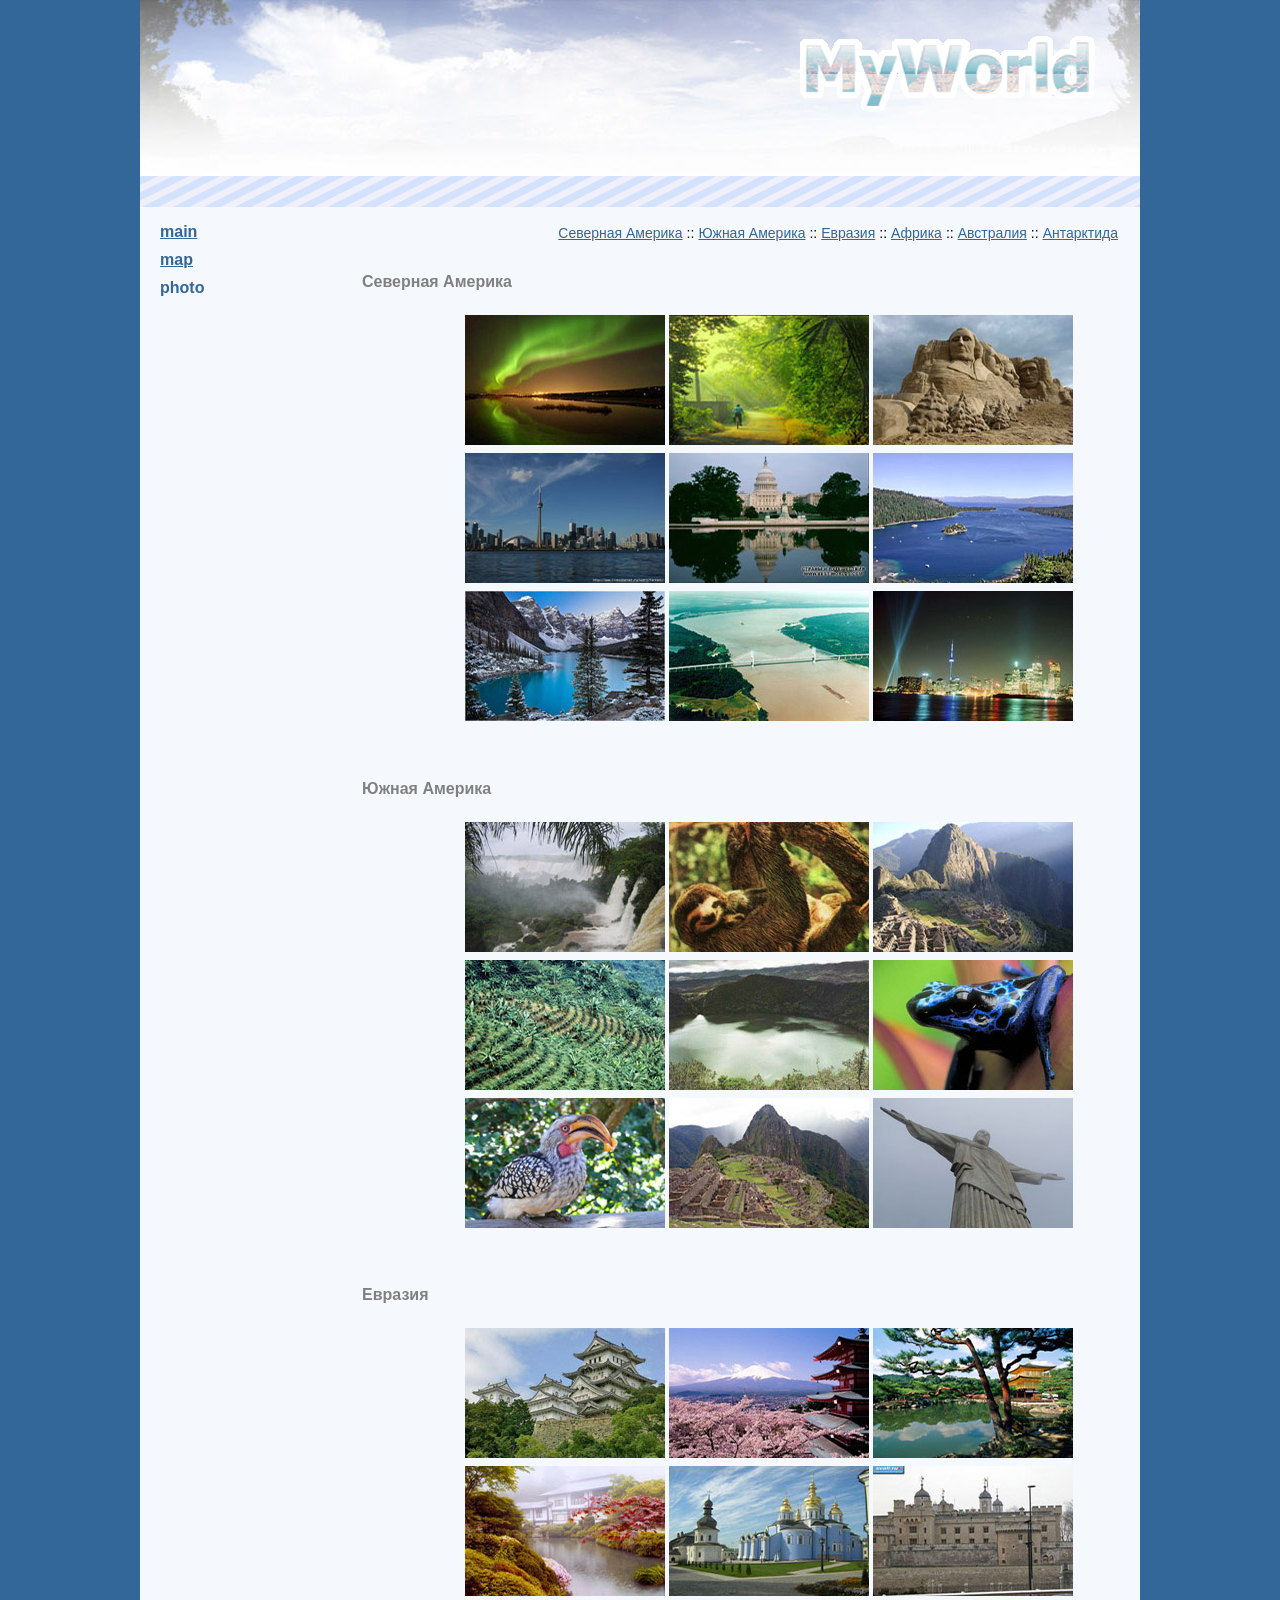
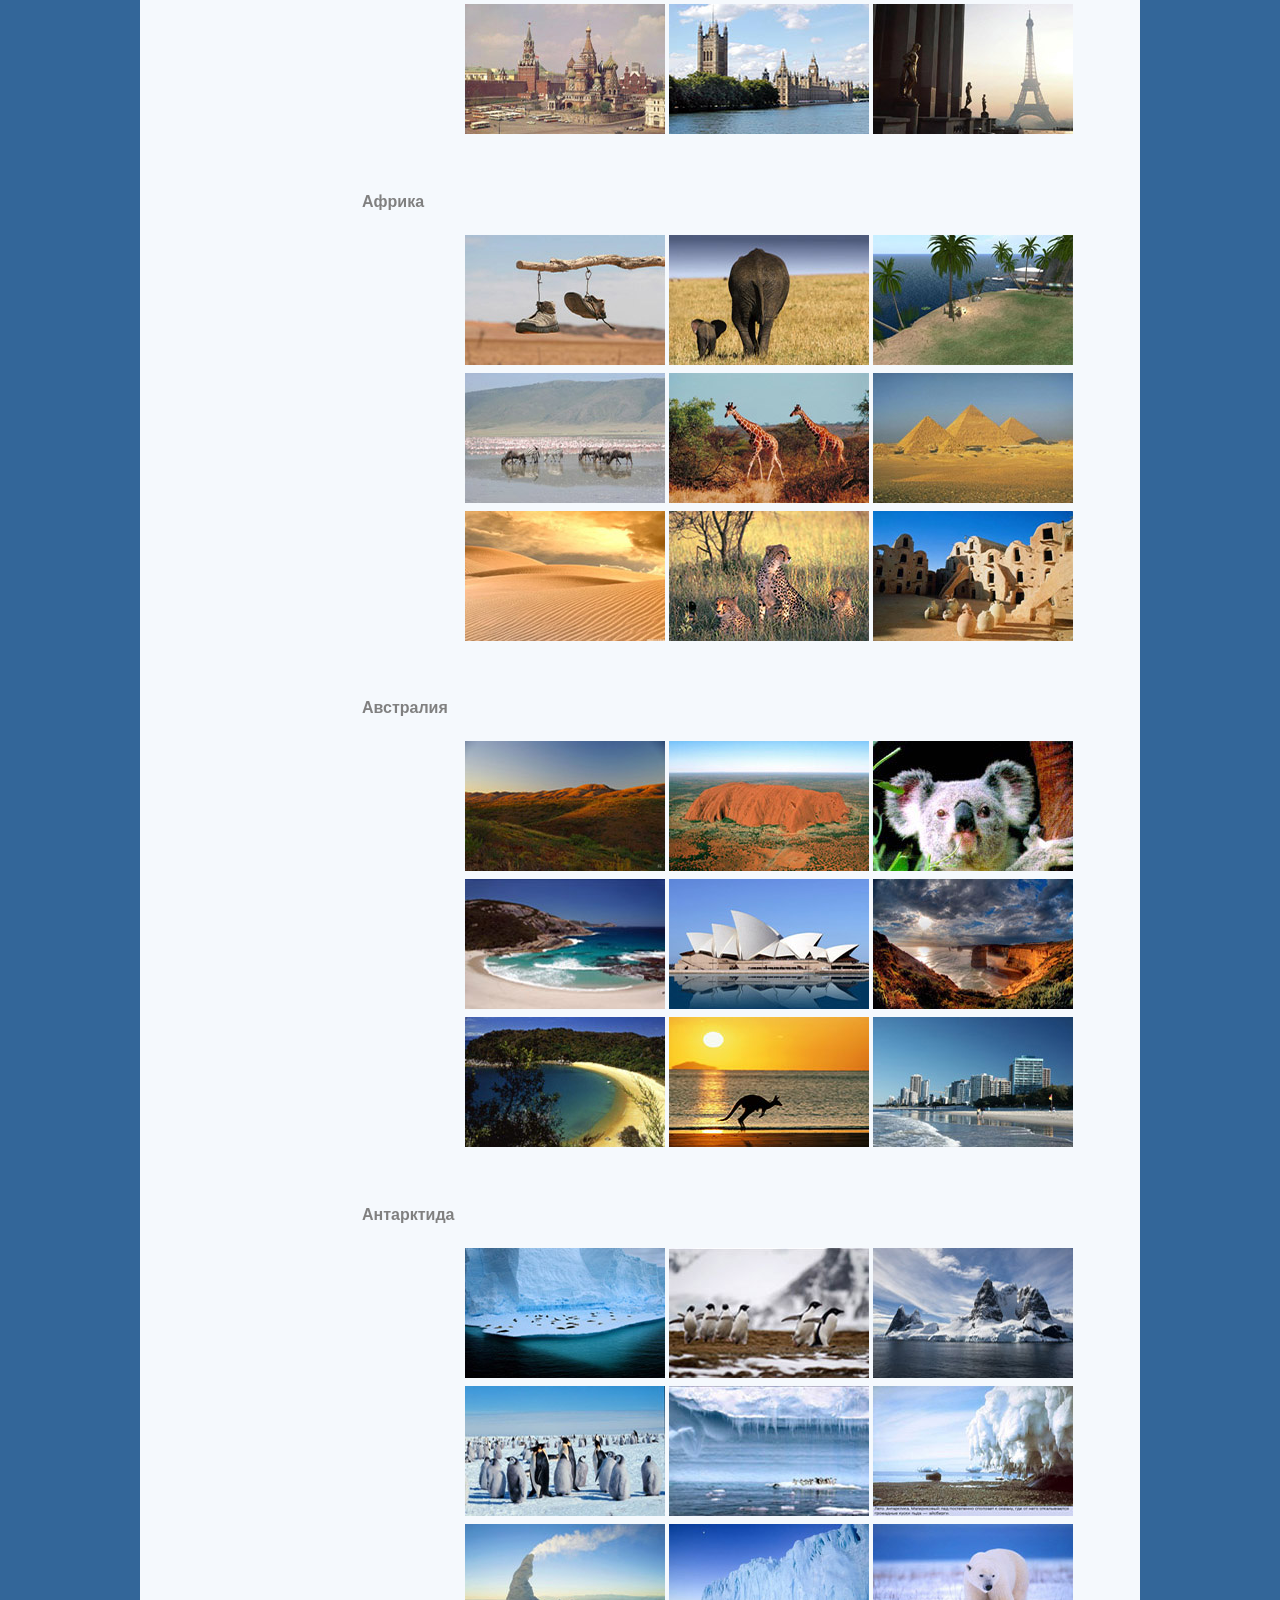
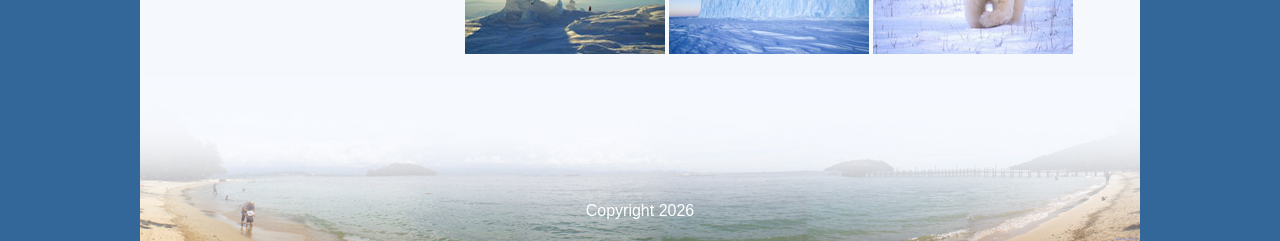
<file: myword/photo.html>
<!DOCTYPE html>
<html lang="ru">
<head>
    <meta charset="UTF-8">
    <meta name="viewport" content="width=device-width, initial-scale=1.0">
    <title>Photo</title>
    <link rel="stylesheet" href="myword.css">
</head>
<body>
    <div class="conteiner">
        <div class="header"><a href="myword.html"><img src="images/header.gif" alt="">
        </a>
    </div>
        <div class="line"></div>
        <div class="menu">
            <ul>
                <li><a href="myword.html" target="_blank">main</a></li>
                <li><a href="map.html" target="_blank">map</a></li>
                <li>photo</li>
            </ul>
        </div>
        <div class="content">
            <ul>
                <li><a href="#antr">Антарктида</a></li>
                <li>::</li>
                 <li><a href="#avs">Австралия</a></li>
                 <li>::</li>
                  <li><a href="#afr">Африка</a></li>
                   <li>::</li>
                    <li><a href="#evr">Евразия</a></li>
                    <li>::</li>
                    <li><a href="#ug">Южная Америка</a></li>
                    <li>::</li>
                    <li><a href="#sev">Северная Америка</a></li>
            </ul>
            <h4 id="sev">Северная Америка</h4>
            <table>
                <tr>
                    <td><img src="images/photo/Northern_America/small/24-potteraurora-lg.jpg" alt="Северная Америка"></td>
                    <td><img src="images/photo/Northern_America/small/9612168_2784702_1168464493_4774983lg.jpg" alt="Северная Америка"></td>
                    <td><img src="images/photo/Northern_America/small/28399670_1915.jpg" alt="Северная Америка"></td>
                </tr>
                <tr>
                    <td><img src="images/photo/Northern_America/small/30836411_IMG_9008.jpg" alt="Северная Америка"></td>
                    <td><img src="images/photo/Northern_America/small/1206108416_405726a20e774204bde8c37697531ddd_big.jpg" alt="Северная Америка"></td>
                    <td><img src="images/photo/Northern_America/small/a025.jpg" alt="Северная Америка"></td>
                </tr>
                <tr>
                    <td><img src="images/photo/Northern_America/small/canada.jpg" alt="Северная Америка"></td>
                    <td><img src="images/photo/Northern_America/small/river_Mississippi.jpg" alt="Северная Америка"></td>
                    <td><img src="images/photo/Northern_America/small/SAmerica4.jpg" alt="Северная Америка"></td>
                </tr>
            </table>
             <h4 id="ug">Южная Америка</h4>
            <table>
                <tr>
                    <td><img src="images/photo/South_America/small/1.jpg" alt="Южная Америка"></td>
                    <td><img src="images/photo/South_America/small/2.jpg" alt="Южная Америка"></td>
                    <td><img src="images/photo/South_America/small/3.jpg" alt="Южная Америка"></td>
                </tr>
                <tr>
                    <td><img src="images/photo/South_America/small/4.jpg" alt="Южная Америка"></td>
                    <td><img src="images/photo/South_America/small/5.jpg" alt="Южная Америка"></td>
                    <td><img src="images/photo/South_America/small/6.jpg" alt="Южная Америка"></td>
                </tr>
                <tr>
                    <td><img src="images/photo/South_America/small/7.jpg" alt="Южная Америка"></td>
                    <td><img src="images/photo/South_America/small/8.jpg" alt="Южная Америка"></td>
                    <td><img src="images/photo/South_America/small/9.jpg" alt="Южная Америка"></td>
                </tr>
            </table>
             <h4 id="evr">Евразия</h4>
            <table>
                <tr>
                    <td><img src="images/photo/Eurasia/small/1.jpg" alt="Евразия"></td>
                    <td><img src="images/photo/Eurasia/small/2.jpg" alt="Евразия"></td>
                    <td><img src="images/photo/Eurasia/small/3.jpg" alt="Евразия"></td>
                </tr>
                <tr>
                    <td><img src="images/photo/Eurasia/small/4.jpg" alt="Евразия"></td>
                    <td><img src="images/photo/Eurasia/small/5.jpg" alt="Евразия"></td>
                    <td><img src="images/photo/Eurasia/small/6.jpg" alt="Евразия"></td>
                </tr>
                <tr>
                    <td><img src="images/photo/Eurasia/small/7.jpg" alt="Евразия"></td>
                    <td><img src="images/photo/Eurasia/small/8.jpg" alt="Евразия"></td>
                    <td><img src="images/photo/Eurasia/small/9.jpg" alt="Евразия"></td>
                </tr>
            </table>
             <h4 id="afr">Африка</h4>
            <table>
                <tr>
                    <td><img src="images/photo/Africa/small/1.jpg" alt="Африка"></td>
                    <td><img src="images/photo/Africa/small/2.jpg" alt="Африка"></td>
                    <td><img src="images/photo/Africa/small/3.jpg" alt="Африка"></td>
                </tr>
                <tr>
                    <td><img src="images/photo/Africa/small/4.jpg" alt="Африка"></td>
                    <td><img src="images/photo/Africa/small/5.jpg" alt="Африка"></td>
                    <td><img src="images/photo/Africa/small/6.jpg" alt="Африка"></td>
                </tr>
                <tr>
                    <td><img src="images/photo/Africa/small/7.jpg" alt="Африка"></td>
                    <td><img src="images/photo/Africa/small/8.jpg" alt="Африка"></td>
                    <td><img src="images/photo/Africa/small/9.jpg" alt="Африка"></td>
                </tr>
            </table>
             <h4 id="avs">Австралия</h4>
            <table>
                <tr>
                    <td><img src="images/photo/Australia/small/1.jpg" alt="Австралия"></td>
                    <td><img src="images/photo/Australia/small/2.jpg" alt="Австралия"></td>
                    <td><img src="images/photo/Australia/small/3.jpg" alt="Австралия"></td>
                </tr>
                <tr>
                    <td><img src="images/photo/Australia/small/4.jpg" alt="Австралия"></td>
                    <td><img src="images/photo/Australia/small/5.jpg" alt="Австралия"></td>
                    <td><img src="images/photo/Australia/small/6.jpg" alt="Австралия"></td>
                </tr>
                <tr>
                    <td><img src="images/photo/Australia/small/7.jpg" alt="Австралия"></td>
                    <td><img src="images/photo/Australia/small/8.jpg" alt="Австралия"></td>
                    <td><img src="images/photo/Australia/small/9.jpg" alt="Австралия"></td>
                </tr>
            </table>
             <h4 id="antr">Антарктида</h4>
            <table>
                <tr>
                    <td><img src="images/photo/Antarctica/small/1.jpg" alt="Антарктида"></td>
                    <td><img src="images/photo/Antarctica/small/2.jpg" alt="Антарктида"></td>
                    <td><img src="images/photo/Antarctica/small/3.jpg" alt="Антарктида"></td>
                </tr>
                <tr>
                    <td><img src="images/photo/Antarctica/small/4.jpg" alt="Антарктида"></td>
                    <td><img src="images/photo/Antarctica/small/5.jpg" alt="Антарктида"></td>
                    <td><img src="images/photo/Antarctica/small/6.jpg" alt="Антарктида"></td>
                </tr>
                <tr>
                    <td><img src="images/photo/Antarctica/small/7.jpg" alt="Антарктида"></td>
                    <td><img src="images/photo/Antarctica/small/8.jpg" alt="Антарктида"></td>
                    <td><img src="images/photo/Antarctica/small/9.jpg" alt="Антарктида"></td>
                </tr>
            </table>
        </div>
        <div class="footer"><p>Copyright 2026</p></div>
    </div>
</body>
</html>
</file>
<file: style.css>
@font-face {
    font-family: Releway;
    src: url(Raleway/Raleway-v4020-Medium.woff2) format(woff2), url(Raleway/Raleway-v4020-Medium.woff) format(woff);
    font-weight: 500;
}

html {
    scroll-behavior: smooth;
}

body {
    margin: 0;
    padding: 0;
    font-family: "Releway";

}

.header {
    background: rgba(225, 237, 230, 1);
}

.wrap {
    max-width: 1140px;
    min-width: 320px;
    margin: 0 auto;
}

.header__block {
    display: flex;
    flex-wrap: wrap;
    justify-content: space-between;
    align-items: center;
}

.logo {
    margin: 33px 38px;
    display: flex;
}

.logo img {
    margin-right: 8px;
}

.logo p {
    color: rgba(89, 141, 102, 1);
    font-style: Bold;
    font-size: 20px;
    font-weight: 700;
    line-height: 23px;
    letter-spacing: 0%;
}

.header__block ul {
    display: flex;
    list-style: none;
    padding: 0;
}

.header__block li {
    margin-left: 60px;
}

.header__block a {
    color: rgba(44, 45, 53, 1);
    text-decoration: none;
    font-family: "Raleway";
    font-style: Medium;
    font-size: 20px;
    font-weight: 500;
    line-height: 23px;
    letter-spacing: 0%;
}

.info__block {
    display: flex;
    flex-wrap: wrap;
    justify-content: space-between;
    align-items: center;
}

.info__block--element {
    box-sizing: border-box;
}

.info__block--element img {
    width: 540px;
    height: 621px;
}

.info__block--element h1 {
    font-size: 60px;
    font-weight: 500;
    line-height: 110%;
    letter-spacing: 0%;
    margin: 0;
}

.info__block--element span {
    color: #598D66;
}

.info__block--element p {
    color: rgba(134, 146, 139, 1);
    font-size: 18px;
    font-weight: 500;
    line-height: 150%;
    letter-spacing: 0%;
    margin: 20px 0 60px;
}

.info__block--element a {
    color: rgba(89, 141, 102, 1);
    font-size: 20px;
    font-weight: 500;
    line-height: 23px;
    letter-spacing: 0%;
    width: 227px;
    height: 65px;
    display: flex;
    flex-direction: row;
    justify-content: center;
    align-items: center;
    gap: 6px;
    padding: 20px 60px;
    box-sizing: border-box;
    border: 1px solid rgba(89, 141, 102, 1);
    text-decoration: none;
}

.info__block--element a:hover {
    border: 1px solid rgba(89, 141, 102, 1);
    background: rgba(212, 232, 217, 1);
}

.choose__block {
    display: flex;
    flex-wrap: wrap;
    justify-content: space-between;
    align-items: center;
}

.choose__block p {
    color: rgba(44, 45, 53, 1);
    font-size: 40px;
    font-weight: 500;
    line-height: 110%;
    letter-spacing: 0%;
}

.choose__btn {
    display: flex;
    align-items: center;
}

.choose__block--btn {
    width: auto;
    height: 44px;
    margin-left: 32px;
    border-radius: 20px;
    background: rgba(212, 232, 217, 1);
    color: black;
    text-decoration: none;
    padding: 10px 20px;
    box-sizing: border-box;
}

.choose__block--btn:hover {
    border: 2px solid rgba(89, 141, 102, 1);
    background: rgba(212, 232, 217, 1);
}

.active {
    width: auto;
    height: 44px;
    margin-left: 32px;
    border-radius: 20px;
    background: rgba(55, 107, 68, 1);
    color: white;
    text-decoration: none;
    padding: 10px 20px;
    box-sizing: border-box;
}

.product__blok {
    display: grid;
    gap: 30px;
    grid-template-columns: repeat(3), 1fr;
    grid-template-rows: repeat(2), auto;
    grid-template-areas:
        "one two three"
        "four five six"
    ;
    margin-bottom: 70px;
}

.first {
    grid-area: one;
}

.second {
    grid-area: two;
}

.third {
    grid-area: three;
}

.fouth {
    grid-area: four;
}

.fifth {
    grid-area: five;
}

.sixth {
    grid-area: six;
}

.procuct__element {
    background: rgba(225, 237, 230, 1);
    width: 350px;
    height: 730px;
}

.procuct__element img {
    margin-left: 20px;
    margin-top: 20px;
}

.product__element--info {
    margin: 20px;
}

.artist {
    color: rgba(134, 146, 139, 1);
    font-size: 18px;
    font-weight: 500;
    line-height: 21px;
    letter-spacing: 0%;
    margin: 0;
}

.name {
    color: rgba(44, 45, 53, 1);
    font-size: 30px;
    font-weight: 500;
    line-height: 35px;
    letter-spacing: 0%;
    margin-top: 10px;
    margin-bottom: 8px;
}

.vid {
    color: rgba(44, 45, 53, 1);
    font-size: 18px;
    font-weight: 500;
    line-height: 21px;
    letter-spacing: 0%;
    margin: 0;
}

.price {
    color: rgba(89, 141, 102, 1);
    font-size: 24px;
    font-weight: 500;
    line-height: 28px;
    letter-spacing: 0%;
    margin-top: 30px;
    margin-bottom: 49px;
}

.product__btn {
    box-sizing: border-box;
    border: 1px solid rgba(89, 141, 102, 1);
    width: auto;
    height: 65px;
    align-items: center;
    padding: 20px 80px;
    text-decoration: none;
    color: rgba(89, 141, 102, 1);
    font-size: 20px;
    font-weight: 500;
    line-height: 23px;
    letter-spacing: 0%;
    margin-left: 20px;
}

.new {
    background: url(images/pic_background.png) no-repeat;
    width: 1440px;
    height: 639px;
    background-size: cover;
    color: white;
    margin: 0 auto;
}

.newcilection img {
    width: 80px;
    height: 80px;
    box-sizing: border-box;
    margin: 70px 20px 20px;
}

.newcilection p {
    color: rgba(244, 246, 245, 1);
    font-size: 40px;
    font-weight: 500;
    line-height: 100%;
    letter-spacing: 0%;
    margin-top: 70px;
}

.text {
    width: 540px;
    height: 209px;
    color: rgba(255, 255, 255, 1);
    font-size: 18px;
    font-weight: 500;
    line-height: 150%;
    letter-spacing: 0%;
    text-align: left;
}

.new__btn {
    width: 257px;
    height: 65px;
    display: flex;
    flex-direction: row;
    justify-content: center;
    align-items: center;
    gap: 6px;
    padding: 20px 60px 20px 60px;
    background: rgba(238, 219, 109, 1);
    color: rgba(44, 45, 53, 1);
    font-size: 20px;
    font-weight: 500;
    line-height: 23px;
    letter-spacing: 0%;
    margin: 80px 20px 90px;
}

.newcilection {
    display: flex;
    flex-wrap: wrap;
    align-items: center;
}

.team__block {
    display: flex;
    flex-wrap: wrap;
    align-items: center;
}

.team__block img {
    margin: 70px 30px 70px 15px;
}

.team__block--team {
    color: rgba(44, 45, 53, 1);
    font-size: 40px;
    font-weight: 500;
    line-height: 110%;
    letter-spacing: 0%;
    margin: 0;
}

.team__block--text {
    color: rgba(44, 45, 53, 1);
    font-size: 18px;
    font-weight: 500;
    line-height: 150%;
    letter-spacing: 0%;
    margin: 20px 0;
}

.team__block--element {
    margin-top: 124px;
}

.team__block--element img {
    margin: 0 30px 0 0;
}

.footer {
    background: rgba(225, 237, 230, 1);
}

.footer__logo {
    display: flex;
    align-items: center;
    margin: 23px 142px 0 0;
}

.footer__logo img {
    width: 35px;
    height: 35px;
    margin-right: 8px;
}

.footer__logo p {
    margin: 0;
    color: rgba(89, 141, 102, 1);
    font-style: Bold;
    font-size: 20px;
    font-weight: 700;
    line-height: 23px;
    letter-spacing: 0%;
}

.fotter__block {
    display: flex;
    flex-wrap: wrap;
    justify-content: space-between;
}

.fotter__block--element {
    margin-left: 15px;
}

.fotter__block--element .number {
    color: rgba(44, 45, 53, 1);
    font-size: 20px;
    font-weight: 500;
    line-height: 23px;
    letter-spacing: 0%;
    margin-top: 35px;
    margin-bottom: 8px;
}

.fotter__block--element .foter__name {
    color: rgba(134, 146, 139, 1);
    font-size: 18px;
    font-weight: 500;
    line-height: 21px;
    letter-spacing: 0%;
}

.fotter__glav {
    color: rgba(44, 45, 53, 1);
    font-size: 20px;
    font-weight: 500;
    line-height: 23px;
    letter-spacing: 0%;
    margin: 23px 60px 6px 0;
}

.footer__neglav {
    color: rgba(134, 146, 139, 1);
    font-size: 18px;
    font-weight: 500;
    line-height: 150%;
    letter-spacing: 0%;
    list-style: none;
    padding: 0;
}

.footer__neglav a {
    text-decoration: none;
    color: rgba(134, 146, 139, 1);
    font-size: 18px;
    font-weight: 500;
    line-height: 150%;
    letter-spacing: 0%;
}

.fotter__glav a {
    margin-right: 30px;
}

.fotter__glav--ink {
    margin-top: 10px;
    margin-bottom: 6px;
    color: rgba(134, 146, 139, 1);
    font-size: 12px;
    font-weight: 500;
    line-height: 120%;
    letter-spacing: 0%;
}

.fotter__glav--all {
    margin: 0;
    color: rgba(134, 146, 139, 1);
    font-size: 12px;
    font-weight: 500;
    line-height: 120%;
    letter-spacing: 0%;
}

.one {
    margin-right: 20px;
}

.five {
    margin-left: 90px;
}

/* кнопка  */

.menu__list {
    max-width: 1024px;
    margin: 0 auto;
    list-style: none;
    display: flex;
    flex-wrap: wrap;
    justify-content: center;
}

.menu__link {
    padding: 20px;
    display: block;
    text-decoration: none;
    color: #4c5866;
}

.mobile {
    position: absolute;
    top: 40px;
    left: 300px;
    display: none;
    width: 40px;
    height: 40px;
    cursor: pointer;
    background: transparent;
    border: none;
    margin-left: auto;
}

.mobile span {
    height: 5px;
    width: 20px;
    display: block;
    background: #4c5866;
    ;
    margin: 8px 15px;
}

.mobile::before {
    content: "";
    height: 5px;
    width: 35px;
    display: block;
    background: #4c5866;
    ;
}

.mobile::after {
    content: "";
    height: 5px;
    width: 10px;
    margin-left: 25px;
    display: block;
    background: #4c5866;
    ;
}


/* медиазапросы */
@media(max-width: 1200px) {
    .wrap {
        padding: 0 40px;
        box-sizing: border-box;
    }

    .choose__block,
    .fotter__block,
    .header__block,
    .team__block {
         justify-content: space-evenly; 
    }

    .product__blok {
        display: grid;
        gap: 30px;
        grid-template-columns: repeat(2), 1fr;
        grid-template-rows: repeat(3), auto;
        grid-template-areas:
            "one two"
            "three four"
            "five six"
        ;
        margin-bottom: 70px;
    }

    .team__block--element {
        margin-top: 0;
        margin-bottom: 20px;
    }

    .new {
        background: url(images/pic_background.png) no-repeat;
        width: 100%;
        height: 639px;
        background-size: cover;
        color: white;
        margin: 0 auto;
        background-position: center;
    }
}

@media(max-width: 800px) {

    .header__block {
        display: block;
        width: 300px;
        margin-left: auto;
        margin-right: auto;
    }

    .header__block ul {
        display: block;

    }

    .header__block li {
        margin-bottom: 50px;
    }

    .product__blok {
        display: grid;
        gap: 30px;
        grid-template-columns: repeat(1), 1fr;
        grid-template-rows: repeat(3), auto;
        grid-template-areas:
            "one"
            "two"
            "three"
            "four"
            "five"
            "six"
        ;
        margin-bottom: 70px;
    }

    .choose__btn a {
        margin-left: 4px;
    }

    .choose__block {
        margin-bottom: 20px;
    }

    .newcilection img {
        width: 50px;
        height: 50px;
    }

    .newcilection p {
        color: rgba(244, 246, 245, 1);
        font-size: 24px;
        font-weight: 500;
        line-height: 100%;
        letter-spacing: 0%;
    }

    .text {
        width: 290px;
        height: 280px;
        font-size: 16px;
        font-weight: 500;
        line-height: 140%;
        letter-spacing: 0%;
    }
}

@media(max-width: 480px) {
    .team__block img:first-child {
        margin: 30px 30px 70px 15px;
        width: 235px;
        height: 290px;
    }

    .fotter__glav {
        width: 104px;
        height: 20pxpx;
        margin: 23px 0;
    }

    .five {
        margin: 0;
    }

    .fotter__glav a {
        margin-right: 5px;
    }

    .info__block--element img {
        display: none;
    }

    .choose__block--btn {
        margin-left: 20px;
    }

    .wrap {
        padding: 0 10px;
        box-sizing: border-box;
    }

    .menu .menu__list {
        display: none;
    }

    .mobile {
        display: block;
    }

    .menu {
        padding: 13px;
    }

    .menu--active .mobile span {
        display: none;
    }

    .menu--active .mobile::after {
        transform: rotate(45deg) translate(-10px, 9px);
        margin-left: 15px;
        height: 5px;
        width: 35px;
    }

    .menu--active .mobile::before {
        transform: rotate(-45deg) translate(-3px, 3px);
    }

    .menu--active .menu__list {
        display: block;
    }
}
</file>
<file: KM/style.css>
@import url('https://fonts.googleapis.com/css2?family=Montserrat:ital,wght@0,100..900;1,100..900&display=swap');

:root {
    --text-color: rgba(37, 43, 66, 1);
    --second-text-color: rgba(115, 115, 115, 1);
    --primary-color: rgba(255, 166, 43, 1);
    --secondary-color-1: rgba(0, 160, 193, 1);
    --muted-color: rgba(189, 189, 189, 1);
}

html {
    scroll-behavior: smooth;
}

body {
    margin: 0;
    padding: 0;
    font-family: "Montserrat", sans-serif;
}

.name {
    color: var(--primary-color, rgba(255, 166, 43, 1));
    font-size: 14px;
    font-weight: 600;
    line-height: 24px;
    letter-spacing: 0.2px;
}

.wrap {
    max-width: 1050px;
    min-width: 414px;
    margin: 0 auto;
}

/* header */
.header {
    background: rgba(243, 243, 243, 1);
    padding-bottom: 120px;
}

.header__block {
    display: flex;
    flex-wrap: wrap;
    justify-content: space-between;
    align-items: center;
}

.header__block ul {
    display: flex;
    list-style: none;
    padding: 0;
    margin: 40px 0;
}

.header__block h3 {
    color: var(--text-color, rgba(37, 43, 66, 1));
    font-size: 24px;
    font-weight: 700;
    line-height: 32px;
    letter-spacing: 0.1px;
}

.header__block a {
    color: var(--second-text-color, rgba(115, 115, 115, 1));
    font-size: 14px;
    font-weight: 600;
    line-height: 24px;
    letter-spacing: 0.2px;
    text-decoration: none;
}

.header__block li {
    margin-left: 21px;
}

.header h1 {
    color: var(--text-color, rgba(37, 43, 66, 1));
    font-size: 58px;
    font-weight: 800;
    line-height: 80px;
    letter-spacing: 0.2px;
    text-align: center;
    margin: 120px 0 40px;
}

.header h4 {
    color: var(--second-text-color, rgba(115, 115, 115, 1));
    font-size: 20px;
    font-weight: 500;
    line-height: 30px;
    letter-spacing: 0.2px;
    text-align: center;
    margin: 0 0 40px;
}

.header__button {
    text-align: center;
}

.header__button--btn1 {
    border-radius: 37px;
    background: var(--primary-color, rgba(255, 166, 43, 1));
    color: var(--light-text-color, rgba(255, 255, 255, 1));
    font-size: 14px;
    font-weight: 700;
    line-height: 28px;
    letter-spacing: 0.2px;
    padding: 10px 36px;
    box-sizing: border-box;
    text-decoration: none;
    margin-right: 5px;
}

.header__button--btn2 {
    box-sizing: border-box;
    border: 1px solid var(--secondary-color-1, rgba(0, 160, 193, 1));
    border-radius: 37px;
    color: var(--secondary-color-1, rgba(0, 160, 193, 1));
    font-size: 14px;
    font-weight: 700;
    line-height: 28px;
    letter-spacing: 0.2px;
    padding: 10px 36px;
    text-decoration: none;
    margin-left: 5px;
}

/* choose */
.choose {
    padding: 145px 0 70px;
}

.choose h2 {
    color: var(--text-color, rgba(37, 43, 66, 1));
    font-size: 40px;
    font-weight: 700;
    line-height: 57px;
    letter-spacing: 0.2px;
    text-align: center;
    margin: 0;
}

.choose p {
    color: var(--second-text-color, rgba(115, 115, 115, 1));
    font-size: 14px;
    font-weight: 500;
    line-height: 20px;
    letter-spacing: 0.2px;
    text-align: center;
    margin: 10px 0 45px;
}

.choose__block {
    display: flex;
    flex-wrap: wrap;
    justify-content: space-between;
}

.choose__element {
    flex-basis: 328px;
    box-sizing: border-box;
    border: 1px solid rgba(232, 232, 232, 1);
    background: rgba(255, 255, 255, 1);
    padding: 35px 40px;
    margin-bottom: 30px;
}

.choose__element--title {
    display: flex;
    align-items: center;
    margin-bottom: 15px;
}

.choose__element--title h5 {
    color: var(--text-color, rgba(37, 43, 66, 1));
    font-size: 16px;
    font-weight: 700;
    line-height: 24px;
    letter-spacing: 0.1px;
    margin: 0 0 0 15px;
}

.choose__element p {
    color: var(--second-text-color, rgba(115, 115, 115, 1));
    font-size: 14px;
    font-weight: 500;
    line-height: 20px;
    letter-spacing: 0.2px;
    text-align: left;
    margin: 0;
}

/* comment */
.comment .wrap {
    background-color: rgba(243, 243, 243, 1);
    padding: 80px 0 80px;
}

.comment h2 {
    color: var(--text-color, rgba(37, 43, 66, 1));
    font-size: 40px;
    font-weight: 700;
    line-height: 57px;
    letter-spacing: 0.2px;
    text-align: center;
    margin: 0;
}

.comment p {
    color: var(--second-text-color, rgba(115, 115, 115, 1));
    font-size: 14px;
    font-weight: 500;
    line-height: 20px;
    letter-spacing: 0.2px;
    text-align: center;
    margin: 10px 0 80px;
}

.comment__block {
    display: flex;
    flex-wrap: wrap;
    justify-content: space-between;
}

.comment__element--title {
    display: flex;
    align-items: center;
    margin-bottom: 30px;
    margin-left: 35px;
}

.star {
    margin: 30px 0 20px 35px;
}

.comment__element {
    background: white;
    box-sizing: border-box;
    border: 1px solid rgba(222, 222, 222, 1);
    flex-basis: 328px;
    margin-bottom: 80px;
}

.comment__element h6 {
    color: var(--second-text-color, rgba(115, 115, 115, 1));
    font-size: 14px;
    font-weight: 600;
    line-height: 24px;
    letter-spacing: 0.2px;
    text-align: left;
    margin: 0 0 20px 35px;
}

.comment__element--title h6 {
    margin-left: 15px;
    margin-top: 20px;
    text-align: left;
    color: var(--text-color, rgba(37, 43, 66, 1));
    font-size: 14px;
    font-weight: 600;
    line-height: 24px;
    letter-spacing: 0.2px;
}

/* team */
.team {
    padding: 80px 0 62px;
}

.team h2 {
    color: var(--text-color, rgba(37, 43, 66, 1));
    font-size: 40px;
    font-weight: 700;
    line-height: 57px;
    letter-spacing: 0.2px;
    text-align: center;
    margin: 0;
}

.team p {
    color: var(--second-text-color, rgba(115, 115, 115, 1));
    font-size: 14px;
    font-weight: 500;
    line-height: 20px;
    letter-spacing: 0.2px;
    text-align: center;
    margin: 10px 0 80px;
}

.team__block {
    display: flex;
    flex-wrap: wrap;
    justify-content: space-between;
}

.team__element {
    box-sizing: border-box;
    border: 1px solid rgba(238, 238, 238, 1);
    background: rgba(255, 255, 255, 1);
    flex-basis: 328px;
    margin-bottom: 30px;
}

.team__element>img {
    width: 100%;
}

.team__element h5 {
    color: var(--text-color, rgba(37, 43, 66, 1));
    font-size: 16px;
    font-weight: 700;
    line-height: 24px;
    letter-spacing: 0.1px;
    text-align: center;
    margin: 30px 0 5px;
}

.team__element h6 {
    color: var(--second-text-color, rgba(115, 115, 115, 1));
    font-size: 14px;
    font-weight: 600;
    line-height: 24px;
    letter-spacing: 0.2px;
    text-align: center;
    margin: 0 0 5px;
}

.team__element--social {
    text-align: center;
    margin-bottom: 30px;
}

.team__element--social img {
    margin: 0 8px 0 7px;
}

/* contact */
.contact {
    background: url(images/b_5_fon.jpg) no-repeat center;
    background-size: cover;
    padding: 90px 0 92px;
}

.contact h5 {
    color: var(--text-color, rgba(37, 43, 66, 1));
    font-size: 16px;
    font-weight: 700;
    line-height: 24px;
    letter-spacing: 0.1px;
    text-align: left;
    margin: 0;
}

.contact h2 {
    color: var(--text-color, rgba(37, 43, 66, 1));
    font-size: 40px;
    font-weight: 700;
    line-height: 57px;
    letter-spacing: 0.2px;
    text-align: left;
    margin: 0 0 40px;
}

.contact__block {
    max-width: 640px;
    display: flex;
    flex-wrap: wrap;
}

.contact__block input,
.contact__block select {
    flex-basis: 290px;
    margin-bottom: 20px;
    margin-right: 20px;
    padding: 12px 20px;
}

.contact__block input {
    box-sizing: border-box;
    border: 1px solid var(--muted-color, rgba(189, 189, 189, 1));
    border-radius: 5px;
    background: rgba(249, 249, 249, 1);
    color: var(--muted-color, rgba(189, 189, 189, 1));
    font-size: 14px;
    font-weight: 600;
    line-height: 24px;
    letter-spacing: 0.2px;
}

.contact__block select {
    box-sizing: border-box;
    border: 1px solid var(--muted-color, rgba(189, 189, 189, 1));
    border-radius: 5px;
    background: rgba(249, 249, 249, 1);
    color: var(--muted-color, rgba(189, 189, 189, 1));
    font-size: 14px;
    font-weight: 600;
    line-height: 24px;
    letter-spacing: 0.2px;
}

.contact__block textarea {
    box-sizing: border-box;
    border: 1px solid var(--muted-color, rgba(189, 189, 189, 1));
    border-radius: 5px;
    background: rgba(249, 249, 249, 1);
    color: var(--muted-color, rgba(189, 189, 189, 1));
    font-size: 14px;
    font-weight: 600;
    line-height: 24px;
    letter-spacing: 0.2px;
    margin-right: 20px;
    flex-basis: 100%;
    height: 140px;
    margin-bottom: 40px;
    margin-right: 20px;
    padding: 12px 20px;
}

.contact__block button {
    border-radius: 5px;
    background: var(--primary-color, rgba(255, 166, 43, 1));
    color: var(--light-text-color, rgba(255, 255, 255, 1));
    font-size: 14px;
    font-weight: 700;
    line-height: 28px;
    letter-spacing: 0.2px;
    border: none;
    width: 224px;
    height: 58px;
    cursor: pointer;
}

/* footer */
.footer {
    background: #252B42;
}

.footer__block {
    display: flex;
    flex-wrap: wrap;
    justify-content: space-between;
    align-items: center;
    height: 142px;
}

.footer__block h3 {
    color: rgba(255, 255, 255, 1);
    font-size: 24px;
    font-weight: 700;
    line-height: 32px;
    letter-spacing: 0.1px;
    margin: 0;
}

.footer__block ul {
    display: flex;
    list-style: none;
    margin: 0;
}

.footer__block li {
    margin-left: 20px;
}

/* end */
.end {
    height: 102px;
}

.end__block {
    display: flex;
    flex-wrap: wrap;
    justify-content: space-between;
    align-items: start;
    margin-top: 40px;

}

.end__text h3 {
    color: var(--text-color, rgba(37, 43, 66, 1));
    font-size: 24px;
    font-weight: 700;
    line-height: 32px;
    letter-spacing: 0.1px;
    margin: 0;
}

.end__text p {
    color: var(--second-text-color, rgba(115, 115, 115, 1));
    font-size: 14px;
    font-weight: 500;
    letter-spacing: 0.2px;
    margin-top: 10px;
}

.end__button a {
    background: var(--primary-color, rgba(255, 166, 43, 1));
    color: var(--light-text-color, rgba(255, 255, 255, 1));
    border-radius: 5px;
    font-size: 14px;
    font-weight: 700;
    line-height: 28px;
    letter-spacing: 0.2px;
    text-align: center;
    padding: 15px 15px;
    text-decoration: none;
    margin-top: 72px;
    align-items: end;
}

/* кнопка  */

.menu__list {
    max-width: 1024px;
    margin: 0 auto;
    list-style: none;
    display: flex;
    flex-wrap: wrap;
    justify-content: center;
}

.menu__link {
    padding: 20px;
    display: block;
    text-decoration: none;
    color: black;
}

.mobile {
    position: absolute;
    top: 30px;
    left: 300px;
    display: none;
    width: 40px;
    height: 40px;
    cursor: pointer;
    background: transparent;
    border: none;
    margin-left: auto;
}

.mobile span {
    height: 5px;
    width: 20px;
    display: block;
    background: var(--second-text-color, rgba(115, 115, 115, 1));
    ;
    margin: 8px 15px;
}

.mobile::before {
    content: "";
    height: 5px;
    width: 35px;
    display: block;
    background: var(--second-text-color, rgba(115, 115, 115, 1));
    ;
}

.mobile::after {
    content: "";
    height: 5px;
    width: 10px;
    margin-left: 25px;
    display: block;
    background: var(--second-text-color, rgba(115, 115, 115, 1));
    ;
}



/* медиазапросы */
@media(max-width: 1050px) {
    .wrap {
        padding: 0 40px;
        box-sizing: border-box;
    }

    .choose__block,
    .team__block,
    .comment__block {
        justify-content: space-evenly;
    }

}

@media(max-width: 760px) {
    .header h1 {
        font-size: 50px;
    }

    br {
        display: none;
    }

    .choose__element,
    .team__element,
    .comment__block {
        flex-basis: 100%;
    }

    .contact__block input,
    .contact__block select,
    .contact__block button,
    .end__block,
    .footer__block,
    .contact__block textarea {
        flex-basis: 100%;
        margin-right: 0;
    }


    .end__text h3,
    p {
        text-align: center;
    }

    .end__button {
        margin: 30px auto 30px;
        text-align: center;
    }

    .end__block {
        display: block;
        margin: 40px auto 40px;

    }

    .end {
        height: 192px;
    }
}




@media (max-width: 500px) {
    .header h1 {
        font-size: 40px;
        line-height: 57px;
    }


    .header__block,
    .header__block ul {
        display: block;
    }

    .header__block a {
        text-align: center;
        color: var(--second-text-color, rgba(115, 115, 115, 1));
        font-size: 30px;
        font-weight: 400;
        line-height: 45px;
        letter-spacing: 0.2px;
        margin: 30px;
    }

    .header__block li {
        margin: 0;
    }

    .header__block h3 {
        padding: 23px 0 0;
        margin: 0 0 83px;
    }

    .header__button a {
        display: block;
        margin: 0 auto 25px;
    }

    .header__button--btn1 {
        width: 185px;
        box-sizing: content-box;
    }

    .header__button--btn2 {
        width: 154px;
        box-sizing: content-box;
    }

    .header {
        padding-bottom: 25px;
    }

    .choose {
        padding-top: 75px;
    }

    .end {
        height: 192px;
    }

    .footer {
        height: 230px;
    }

    .footer__block {
        display: block;
    }

    .footer__block ul {
        text-align: left;
        padding: 0;
        margin-bottom: 40px;
    }

    .footer__block h3 {
        padding: 53px 0 74px;
    }

    .menu .menu__list {
        display: none;
    }

    .mobile {
        display: block;
    }

    .menu {
        padding: 13px;
    }

    .menu--active .mobile span {
        display: none;
    }

    .menu--active .mobile::after {
        transform: rotate(45deg) translate(-10px, 9px);
        margin-left: 15px;
        height: 5px;
        width: 35px;
    }

    .menu--active .mobile::before {
        transform: rotate(-45deg) translate(-3px, 3px);
    }

    .menu--active .menu__list {
        display: block;
    }
}
</file>
<file: sitegrip/style.css>
@font-face {
    font-family: RecoletaBlack;
    src: url('fonts/Recoleta-Black.woff2') format('woff2'), url('fonts/Recoleta-Black.woff') format('woff');
    font-weight: 900;
font-style: normal;
}
@font-face {
    font-family: RecoletaBold;
    src: url('fonts/Recoleta-Bold.woff2') format('woff2'), url('fonts/Recoleta-Bold.woff') format('woff');
    font-weight: bold;
    font-style: normal;
}
@font-face {
    font-family: RecoletaSemiBold;
    src: url('fonts/Recoleta-SemiBold.woff2') format('woff2'), url('fonts/Recoleta-SemiBold.woff') format('woff');
    font-weight: 600;
    font-style: normal;
}
html, body {
    margin: 0;
    padding: 0;
}
.wrap {
    max-width: 768px;
    margin: 0 auto;
}
.header {
    padding-bottom: 90px;
}
.header__block {
    display: flex;
    flex-wrap: wrap;
    justify-content: space-between;
    align-items: center;
}
.header__block ul {
    display: flex;
    list-style: none;
    margin: 0;
    padding: 0;

}
.header__block img {
    margin: 20px 0;
}
.header__block a {
color: rgba(53, 55, 50, 1);
font-family: "RecoletaSemiBold";
font-style: SemiBold;
font-size: 14px;
line-height: 16px;
letter-spacing: 0%;
text-decoration: none;
margin-left: 27px;
}
.header h1 {
    color: rgba(53, 55, 50, 1);
font-family: "RecoletaBold";
font-size: 36px;
font-weight: 700;
line-height: 40px;
letter-spacing: 0%;
text-align: center;
margin: 51px 0 90px;
}
/* контент */
.content {
    padding: 100px 0;
    background: rgba(210, 210, 210, 1);
}
.content img {
    width: 100%;
}
.content__block {
    display: grid;
    grid-template-columns: repeat(6, minmax(100px, 124px));
    grid-template-rows: repeat(4, auto);
    gap: 16px;
    grid-template-areas: 
    "header header header header top top"
    "header header header header bootom bootom"
    "middle1 middle1 middle1 middle2 middle2 middle2"
    "footer1 footer1 footer2 footer2 footer3 footer3"
    ;
}
.first {
    grid-area: header;
}
.second {
grid-area: top;
}
.third {
    grid-area: bootom;
}
.fouth {
    grid-area: middle1;
}
.fifth {
    grid-area: middle2;
}
.sixth {
grid-area: footer1;
}
.seven {
grid-area: footer2;
}
.eight {
grid-area: footer3;
}
.content__element {
    box-sizing: border-box;
border: 1px solid rgba(248, 248, 248, 1);
border-radius: 10px;
box-shadow: 0px 3px 15px 0px rgba(0, 0, 0, 0.03);
background: rgba(255, 255, 255, 1);
}
.content__element--main {
    padding: 17px 23px 30px 20px;   /* */
}
.content__element--title {
    color: rgba(53, 55, 50, 1);
font-family: "RecoletaBold";
font-size: 12px;
font-weight: 700;
line-height: 12px;
letter-spacing: 2px;
text-transform: uppercase;
margin: 0 0 10px;
}
.content__element h3 {
color: rgba(69, 82, 91, 1);
font-family: "RecoletaBlack";
font-size: 18px;
font-weight: 900;
line-height: 18px;
letter-spacing: 0%;
margin: 0 0 20px;
}
.content__element--description {
  color: rgba(69, 82, 91, 1);

font-family: "RecoletaSemiBold";
font-size: 14px;
font-weight: 600;
line-height: 22.4px;
letter-spacing: 0%; 
margin: 28px 0 66px;
}
.content__element--date {
    color: rgba(69, 82, 91, 1);
font-family: "RecoletaBold";
font-size: 11px;
font-weight: 700;
line-height: 16.8px;
letter-spacing: 0%;
}
/* адаптация  */
@media (max-width: 1000px){
    .wrap {
        padding: 0 40px;
    }
}
@media (max-width: 768px){
    .content__block {
    grid-template-columns: repeat(2, minmax(70px, 370px));
grid-template-rows: repeat(6, auto);


    grid-template-areas: 

    "header header"
    "top bootom"
    "middle1 middle2"
    "footer1 footer1"
    "footer2 footer2"
    "footer3 footer3"
    ;
}
}
@media (max-width: 550px){
    .content__block {
        grid-template-columns: 1fr;
        grid-template-rows: repeat(8, auto);
        grid-template-areas: 
        "header"
        "top"
        "bootom"
        "middle1"
        "middle2"
        "footer1"
        "footer2"
        "footer3"
        ;
    }
}
</file>
<file: GMAIL/gmail.css>
html, body {
    margin: 0;
    padding: 0;
    font-family: Verdana, Geneva, Tahoma, sans-serif;
}
#logo {
    float: right;
    margin-top: 15px;
    margin-right: 5px;
}
.logo {
    margin: 10px 20px;
}
.nach {
    border: 2px solid rgb(153, 153, 255);
    margin: 0px 10px;
    padding: 5px;
}
textarea {
    width: 100%;
    margin-bottom: 10px;
}
#blue {
    color: rgb(57, 57, 255);
}
.black {
   font-weight: bold;
   width: 250px;
}
.ser {
    color: gray;
    font-size: 12px;
}
.cur {
    font-style: italic;
    font-size: 12px;
}
#mesto {
    width: 100%;
    margin-bottom: 10px;
}
#p {
    float: right;
}
input[type="submit"]{
     width: 100%;
}
td {
    vertical-align: top;
}
button {
    margin-top: 15px;
    margin-bottom: 20px;
}
</file>
<file: myword/myword.css>
html, body {
    padding: 0;
    margin: 0;
    background: #336699;
    font-family: Verdana, Geneva, Tahoma, sans-serif;
}
.conteiner {
width: 1000px;
margin: 0 auto;
background: #f5f9fd;
}
.header {
background: url(images/backgroung_top.jpg);
height: 176px;
text-align: right;
}
.header img {
    margin-top: 26px;
    margin-right: 30px;
}
.line {
    background: url(images/line.png);
    height: 31px;
}
.menu {
    width: 220px;
    float: left;
}
.menu ul {
    list-style: none;
    padding-left: 20px;
}
.menu li {
    margin-bottom: 10px;
}
.menu a, .menu li {
    color: #336699;
    font-weight: bold;
}
.content h3 {
    text-align: center;
    color: #336699;
}
.content {
    margin-left: 222px;
    margin-right: 20px;
}
.map-img {
    float: left;
    margin: 5px 8px 0 0;
}
.content p {
    text-align: justify;
}
.footer {
    background: url(images/backgroung_bottom.jpg);
    height: 164px;
    text-align: center;
}
.footer p{
    padding-top: 125px;
    color: white;
}
.map {
    text-align: center;
    margin-top: 20px;
}
.content ul {
    list-style: none;
}
.content li {
float: right;
margin: 2px;
font-size: 14px;
}
.content a {
    color: #336699;
}
.content h4 {
    clear: right;
    padding-top: 30px;
    color: gray;
}
.content table {
    margin-left: 100px;
}
</file>
